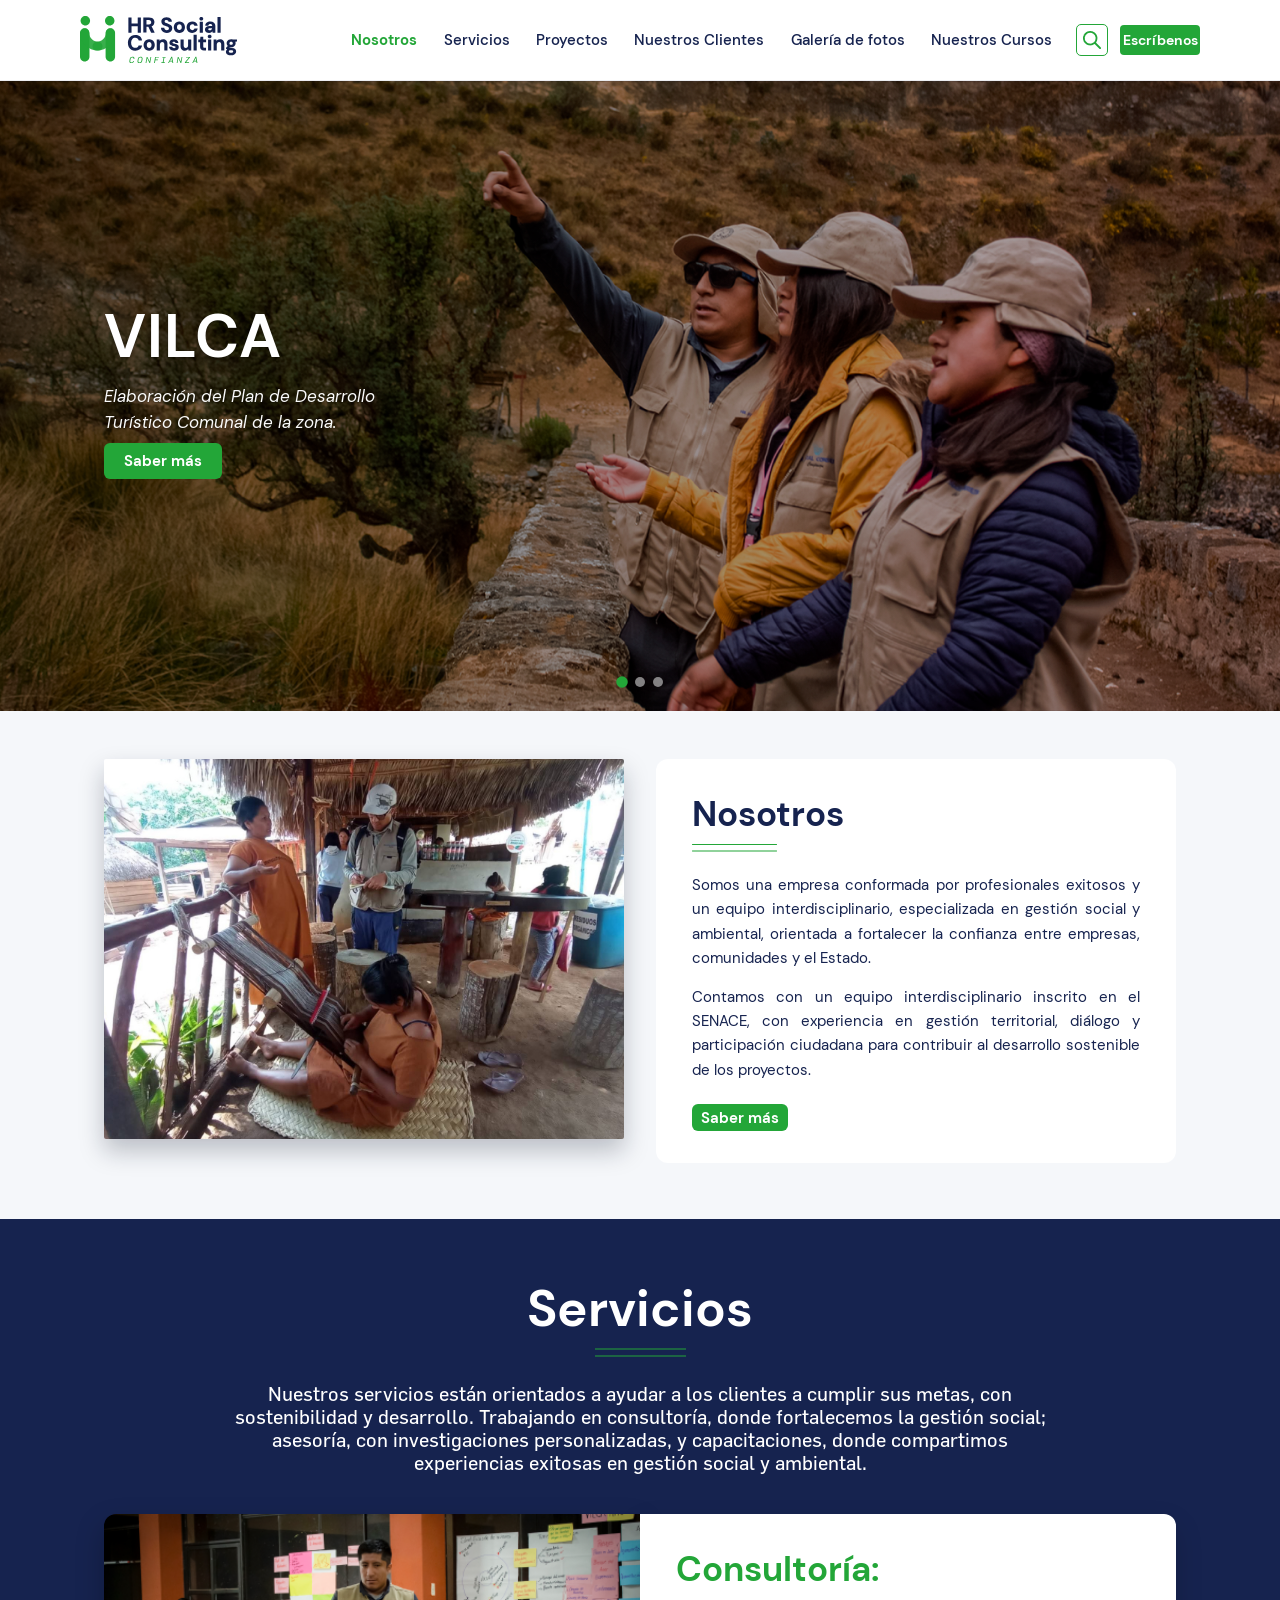
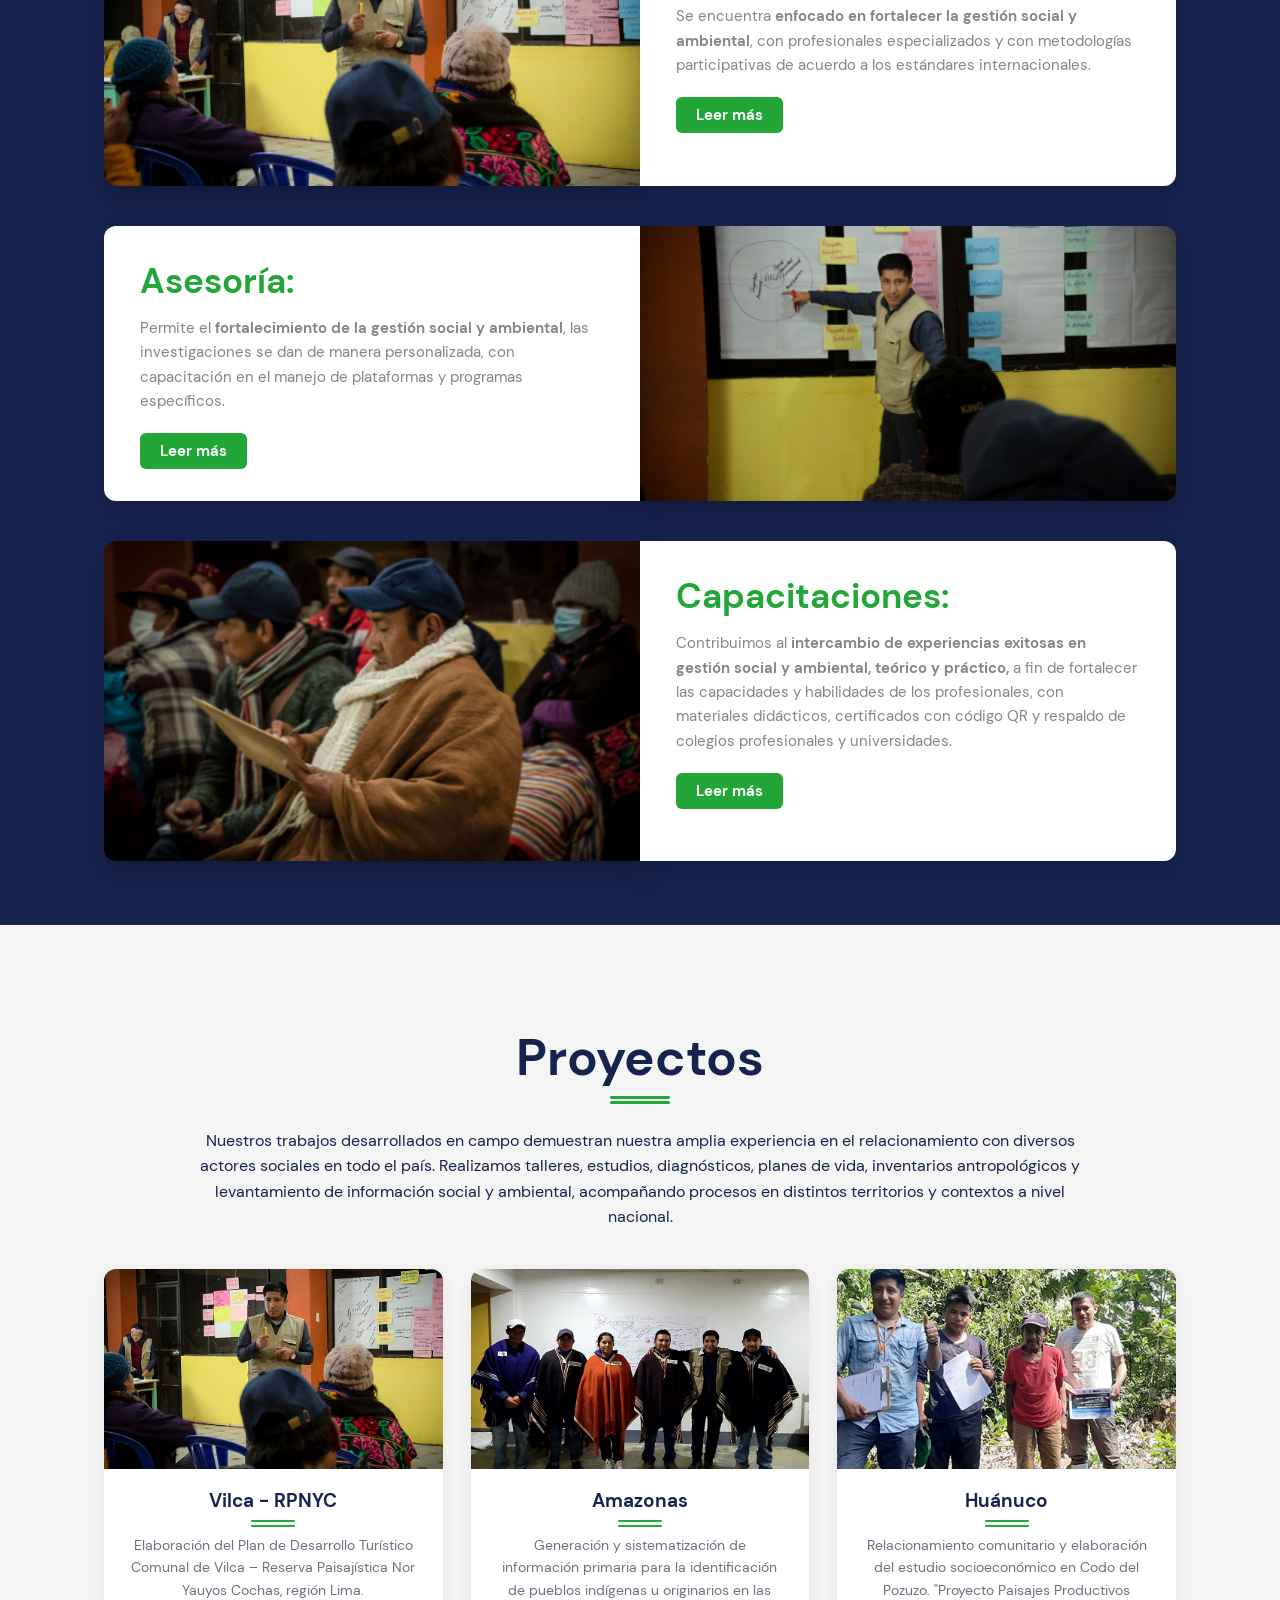
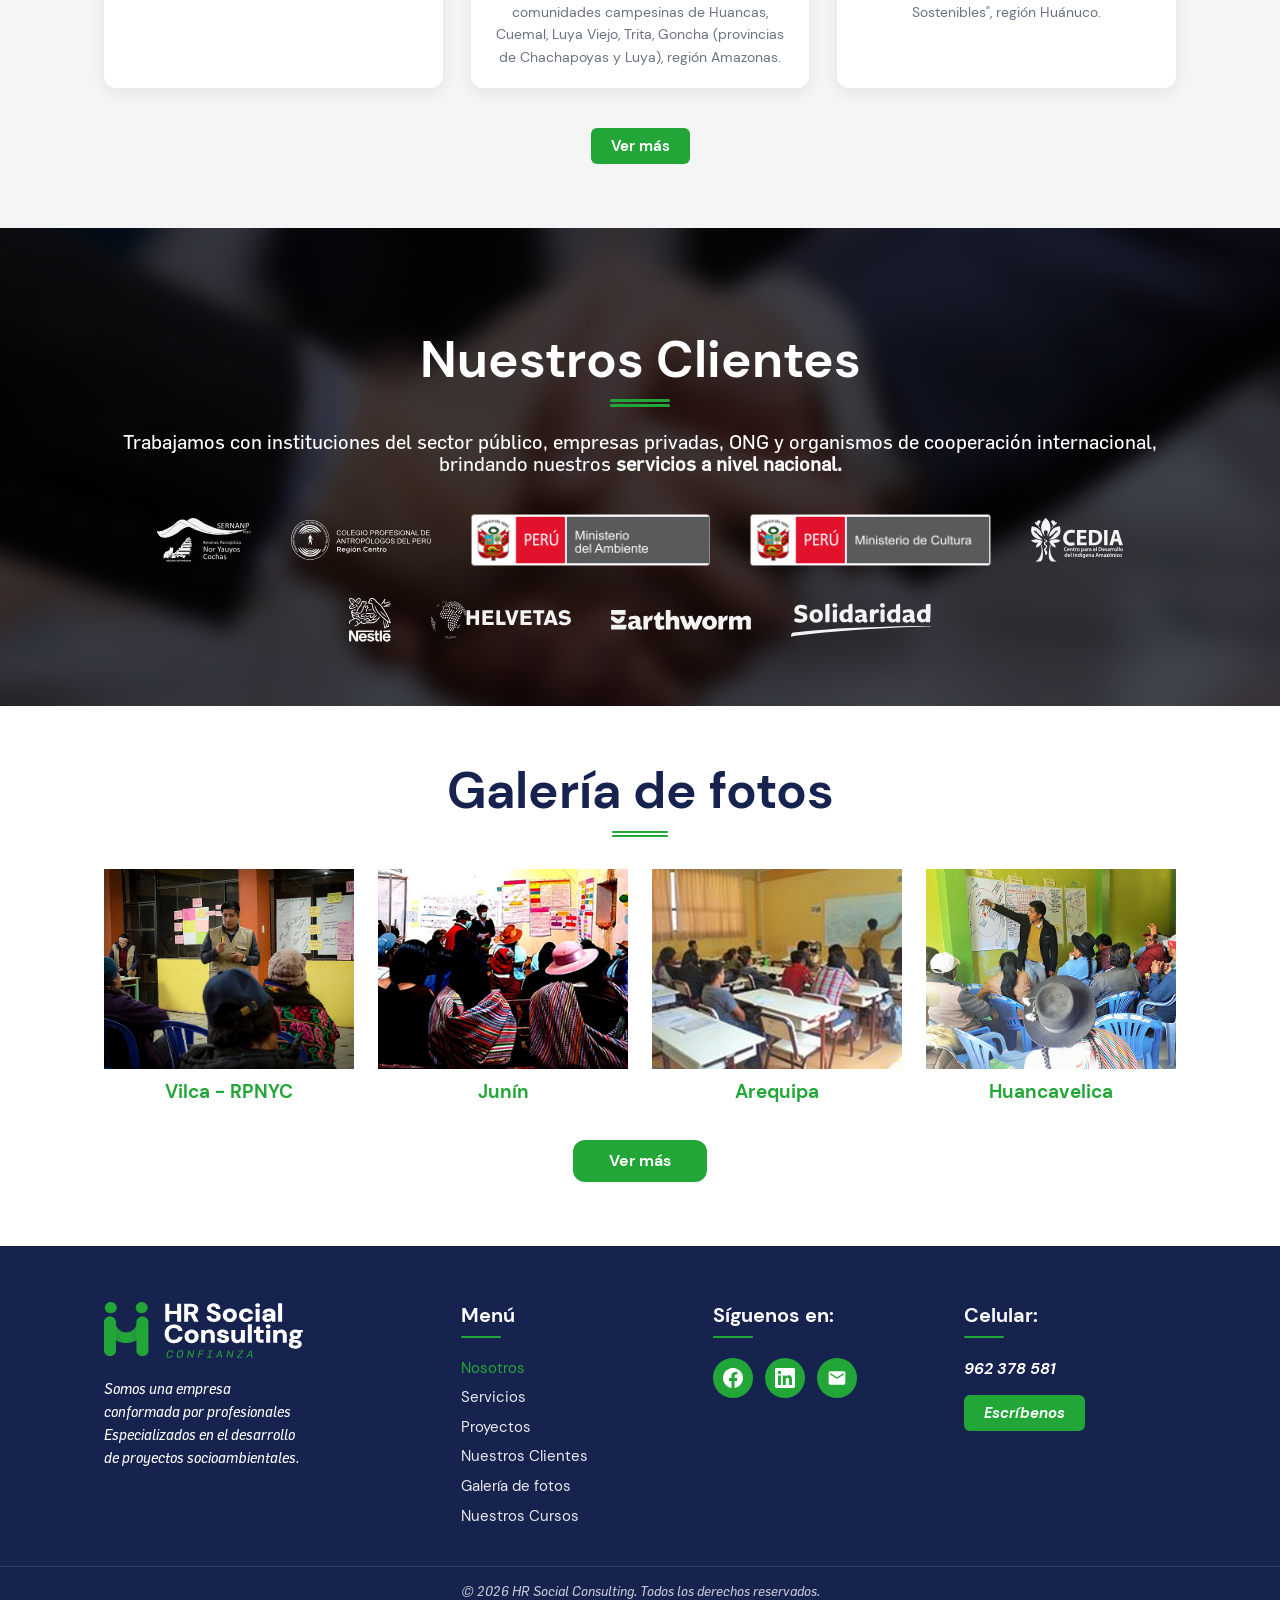
<file: index.html>
<!DOCTYPE html>
<html lang="es">
  <head>
    <meta charset="UTF-8" />
    <meta name="viewport" content="width=device-width, initial-scale=1.0" />
    <title>HR Social Consulting</title>
    <link rel="stylesheet" href="assets/css/style.css" />
  </head>
  <body>
    <div id="site-header-container" data-header-path="partials/header.html"></div>

    <main>
      <!-- HERO SLIDER (3 banners) dt -->
      <section class="hero-slider" id="inicio">
        <div class="hero-slider__track">
          <div class="hero-slide hero-slide--active" data-slide="0" style="background-image: url('assets/img/home/sliders1.png');">
            <div class="hero-slide__overlay"></div>
            <div class="container hero-slide__content">
              <h1 class="hero-slide__title">VILCA</h1>
              <p class="hero-slide__subtitle">Elaboración del Plan de Desarrollo<br> Turístico Comunal de la zona.</p>
              <a href="#proyectos" class="btn-primary btn-primary--hero">Saber más</a>
            </div>
          </div>
          <div class="hero-slide" data-slide="1" style="background-image: url('assets/img/home/sliders2.png');">
            <div class="hero-slide__overlay"></div>
            <div class="container hero-slide__content hero-slide__content--right">
              <h1 class="hero-slide__title">LARAOS</h1>
              <p class="hero-slide__subtitle">Alianzas estratégicas y comprometidas <br> con las comunidades.</p>
              <a href="#proyectos" class="btn-primary btn-primary--hero">Saber más</a>
            </div>
          </div>
          <div class="hero-slide" data-slide="2" style="background-image: url('assets/img/home/sliders3.png');">
            <div class="hero-slide__overlay"></div>
            <div class="container hero-slide__content hero-slide__content--right">
              <h1 class="hero-slide__title">RPNYC</h1>
              <p class="hero-slide__subtitle">Interacción directa con pobladores para <br> conocer la problemática de raíz.</p>
              <a href="#nosotros" class="btn-primary btn-primary--hero">Saber más</a>
            </div>
          </div>
        </div>
        <div class="hero-slider__dots" aria-label="Navegación del slider">
          <button type="button" class="hero-slider__dot hero-slider__dot--active" data-slide="0" aria-label="Slide 1"></button>
          <button type="button" class="hero-slider__dot" data-slide="1" aria-label="Slide 2"></button>
          <button type="button" class="hero-slider__dot" data-slide="2" aria-label="Slide 3"></button>
        </div>
      </section>

      <!-- NOSOTROS -->
      <section class="section section-nosotros" id="nosotros">
        <div class="container nosotros-layout">
          <div class="nosotros-layout__image">
            <img src="assets/img/home/nosotros.jpg" alt="Trabajo en campo de HR Social Consulting" />
          </div>
          <article class="nosotros-card">
            <header class="nosotros-card__heading">
              <h2>Nosotros</h2>
              <div class="nosotros-card__divider" aria-hidden="true">
                <img
                  class="nosotros-card__divider-line"
                  src="assets/img/Linea.svg"
                  width="91"
                  height="4"
                  alt=""
                />
                <img
                  class="nosotros-card__divider-line"
                  src="assets/img/Linea.svg"
                  width="91"
                  height="4"
                  alt=""
                />
              </div>
            </header>
            <p>
              Somos una empresa conformada por profesionales exitosos y un equipo
              interdisciplinario, especializada en gestión social y ambiental,
              orientada a fortalecer la confianza entre empresas, comunidades y el
              Estado.
            </p>
            <p>
              Contamos con un equipo interdisciplinario inscrito en el SENACE, con experiencia
              en gestión territorial, diálogo y participación ciudadana para contribuir al
              desarrollo sostenible de los proyectos.
            </p>
            <a href="nosotros" class="btn-primary">Saber más</a>
          </article>
        </div>
      </section>

      <!-- SERVICIOS -->
      <section class="section section-servicios" id="servicios">
        <div class="container">
          <header class="section-servicios__heading">
            <h2 class="section-servicios__title">Servicios</h2>
            <div class="section-servicios__divider" aria-hidden="true">
              <img
                class="section-servicios__divider-line"
                src="assets/img/Linea.svg"
                width="91"
                height="4"
                alt=""
              />
              <img
                class="section-servicios__divider-line"
                src="assets/img/Linea.svg"
                width="91"
                height="4"
                alt=""
              />
            </div>
          </header>
          <p class="section-servicios__intro">
            Nuestros servicios están orientados a ayudar a los clientes a cumplir sus metas, con sostenibilidad y desarrollo. Trabajando en consultoría, donde fortalecemos la gestión social; asesoría, con investigaciones personalizadas, y capacitaciones, donde compartimos experiencias exitosas en gestión social y ambiental.
          </p>

          <div class="servicio-block">
            <div class="servicio-block__image">
              <img src="assets/img/home/consultoria.png" alt="Consultoría - HR Social Consulting" />
            </div>
            <article class="servicio-card">
              <h3 class="servicio-card__title">Consultoría:</h3>
              <p>
                Se encuentra <strong>enfocado en fortalecer la gestión social y ambiental</strong>, con profesionales especializados y con metodologías participativas de acuerdo a los estándares internacionales.
              </p>
              <a href="servicios#consultoria" class="btn-primary btn-primary--servicio">Leer más</a>
            </article>
          </div>

          <div class="servicio-block servicio-block--reverse">
            <div class="servicio-block__image">
              <img src="assets/img/home/asesoria.png" alt="Asesoría - HR Social Consulting" />
            </div>
            <article class="servicio-card">
              <h3 class="servicio-card__title">Asesoría:</h3>
              <p>
                Permite el <strong>fortalecimiento de la gestión social y ambiental</strong>, las investigaciones se dan de manera personalizada, con capacitación en el manejo de plataformas y programas específicos.
              </p>
              <a href="servicios#asesoria" class="btn-primary btn-primary--servicio">Leer más</a>
            </article>
          </div>

          <div class="servicio-block">
            <div class="servicio-block__image">
              <img src="assets/img/home/capacitaciones.png" alt="Capacitaciones - HR Social Consulting" />
            </div>
            <article class="servicio-card">
              <h3 class="servicio-card__title">Capacitaciones:</h3>
              <p>
                Contribuimos al <strong>intercambio de experiencias exitosas en gestión social y ambiental, teórico y práctico,</strong>                 a fin de fortalecer las capacidades y habilidades de los profesionales, con materiales didácticos, certificados con código QR y respaldo de colegios profesionales y universidades.
              </p>
              <a href="servicios#capacitaciones" class="btn-primary btn-primary--servicio">Leer más</a>
            </article>
          </div>
        </div>
      </section>

      <!-- PROYECTOS -->
      <section class="section section-proyectos" id="proyectos">
        <div class="container">
          <h2 class="section-proyectos__title">Proyectos</h2>
          <div class="section-proyectos__divider"></div>
          <div class="section-proyectos__divider"></div>
          <p class="section-proyectos__intro">
            Nuestros trabajos desarrollados en campo demuestran nuestra amplia experiencia en el relacionamiento con diversos actores sociales en todo el país. Realizamos talleres, estudios, diagnósticos, planes de vida, inventarios antropológicos y levantamiento de información social y ambiental, acompañando procesos en distintos territorios y contextos a nivel nacional.
          </p>
          <div class="proyectos-grid">
            <article class="proyecto-card">
              <div class="proyecto-card__image">
                <img src="assets/img/home/vilca.png" alt="Proyecto Vilca - RPNYC" />
              </div>
              <div class="proyecto-card__body">
                <h3 class="proyecto-card__title">Vilca - RPNYC</h3>
                <p>
                  Elaboración del Plan de Desarrollo Turístico Comunal de Vilca – Reserva Paisajística Nor Yauyos Cochas, región Lima.
                </p>
              </div>
            </article>
            <article class="proyecto-card">
              <div class="proyecto-card__image">
                <img src="assets/img/home/amazonas.png" alt="Proyecto Amazonas" />
              </div>
              <div class="proyecto-card__body">
                <h3 class="proyecto-card__title">Amazonas</h3>
                <p>
                  Generación y sistematización de información primaria para la identificación de pueblos indígenas u originarios en las comunidades campesinas de Huancas, Cuemal, Luya Viejo, Trita, Goncha (provincias de Chachapoyas y Luya), región Amazonas.
                </p>
              </div>
            </article>
            <article class="proyecto-card">
              <div class="proyecto-card__image">
                <img src="assets/img/home/Huanuco.png" alt="Proyecto Huánuco" />
              </div>
              <div class="proyecto-card__body">
                <h3 class="proyecto-card__title">Huánuco</h3>
                <p>
                  Relacionamiento comunitario y elaboración del estudio socioeconómico en Codo del Pozuzo. "Proyecto Paisajes Productivos Sostenibles", región Huánuco.
                </p>
              </div>
            </article>
          </div>
          <div class="section-proyectos__cta">
            <a href="proyecto" class="btn-primary">Ver más</a>
          </div>
        </div>
      </section>

      <!-- NUESTROS CLIENTES -->
      <section class="section section-clientes" id="clientes">
        <div class="section-clientes__bg" aria-hidden="true"></div>
        <div class="section-clientes__overlay"></div>
        <div class="container section-clientes__inner">
          <h2 class="section-clientes__title">Nuestros Clientes</h2>
          <div class="section-clientes__divider"></div>
          <div class="section-clientes__divider"></div>
          <p class="section-clientes__intro">
            Trabajamos con instituciones del sector público, empresas privadas, ONG y organismos de cooperación internacional, brindando nuestros <strong>servicios a nivel nacional.</strong>
          </p>
          <div class="clientes-logos">
            <div class="clientes-logos__row">
              <img src="assets/img/home/clientes/Sernanp.svg" alt="SERNANP" />
              <img src="assets/img/home/clientes/colegio.svg" alt="Colegio Profesional de Antropólogos del Perú" />
              <img class="clientes-logos__img--color" src="assets/img/home/clientes/ambiente.svg" alt="Ministerio del Ambiente" />
              <img class="clientes-logos__img--color" src="assets/img/home/clientes/ministerio.svg" alt="Ministerio de Cultura" />
              <img src="assets/img/home/clientes/cedia.svg" alt="CEDIA" />
            </div>
            <div class="clientes-logos__row">
              <img src="assets/img/home/clientes/Nestle.svg" alt="Nestlé" />
              <img src="assets/img/home/clientes/Helvetas.svg" alt="Helvetas" />
              <img src="assets/img/home/clientes/Eart.svg" alt="Earthworm" />
              <img src="assets/img/home/clientes/Solidaridad.svg" alt="Solidaridad" />
            </div>
          </div>
        </div>
      </section>

      <!-- GALERÍA DE FOTOS -->
      <section class="section section-galeria" id="galeria">
        <div class="container">
          <header class="section-galeria__header">
            <h2 class="section-galeria__title">Galería de fotos</h2>
            <div class="section-galeria__divider" aria-hidden="true"></div>
            <div class="section-galeria__divider" aria-hidden="true"></div>
          </header>
          <div class="galeria-fotos">
            <figure class="galeria-fotos__item">
              <img src="assets/img/home/galeria/vilca.png" alt="Vilca - RPNYC" />
              <figcaption class="galeria-fotos__caption">Vilca - RPNYC</figcaption>
            </figure>
            <figure class="galeria-fotos__item">
              <img src="assets/img/home/galeria/junin.png" alt="Junín" />
              <figcaption class="galeria-fotos__caption">Junín</figcaption>
            </figure>
            <figure class="galeria-fotos__item">
              <img src="assets/img/home/galeria/arequipa.png" alt="Arequipa" />
              <figcaption class="galeria-fotos__caption">Arequipa</figcaption>
            </figure>
            <figure class="galeria-fotos__item">
              <img src="assets/img/home/galeria/huancavelica.png" alt="Huancavelica" />
              <figcaption class="galeria-fotos__caption">Huancavelica</figcaption>
            </figure>
          </div>
          <div class="section-galeria__cta">
            <a href="galeria" class="btn-primary btn-primary--galeria">Ver más</a>
          </div>
        </div>
      </section>
    </main>

    <div id="site-footer-container" data-footer-path="partials/footer.html"></div>

    <script src="assets/js/main.js"></script>
    <script src="assets/js/include-header.js"></script>
    <script src="assets/js/include-footer.js"></script>
  </body>
  </html>
</file>
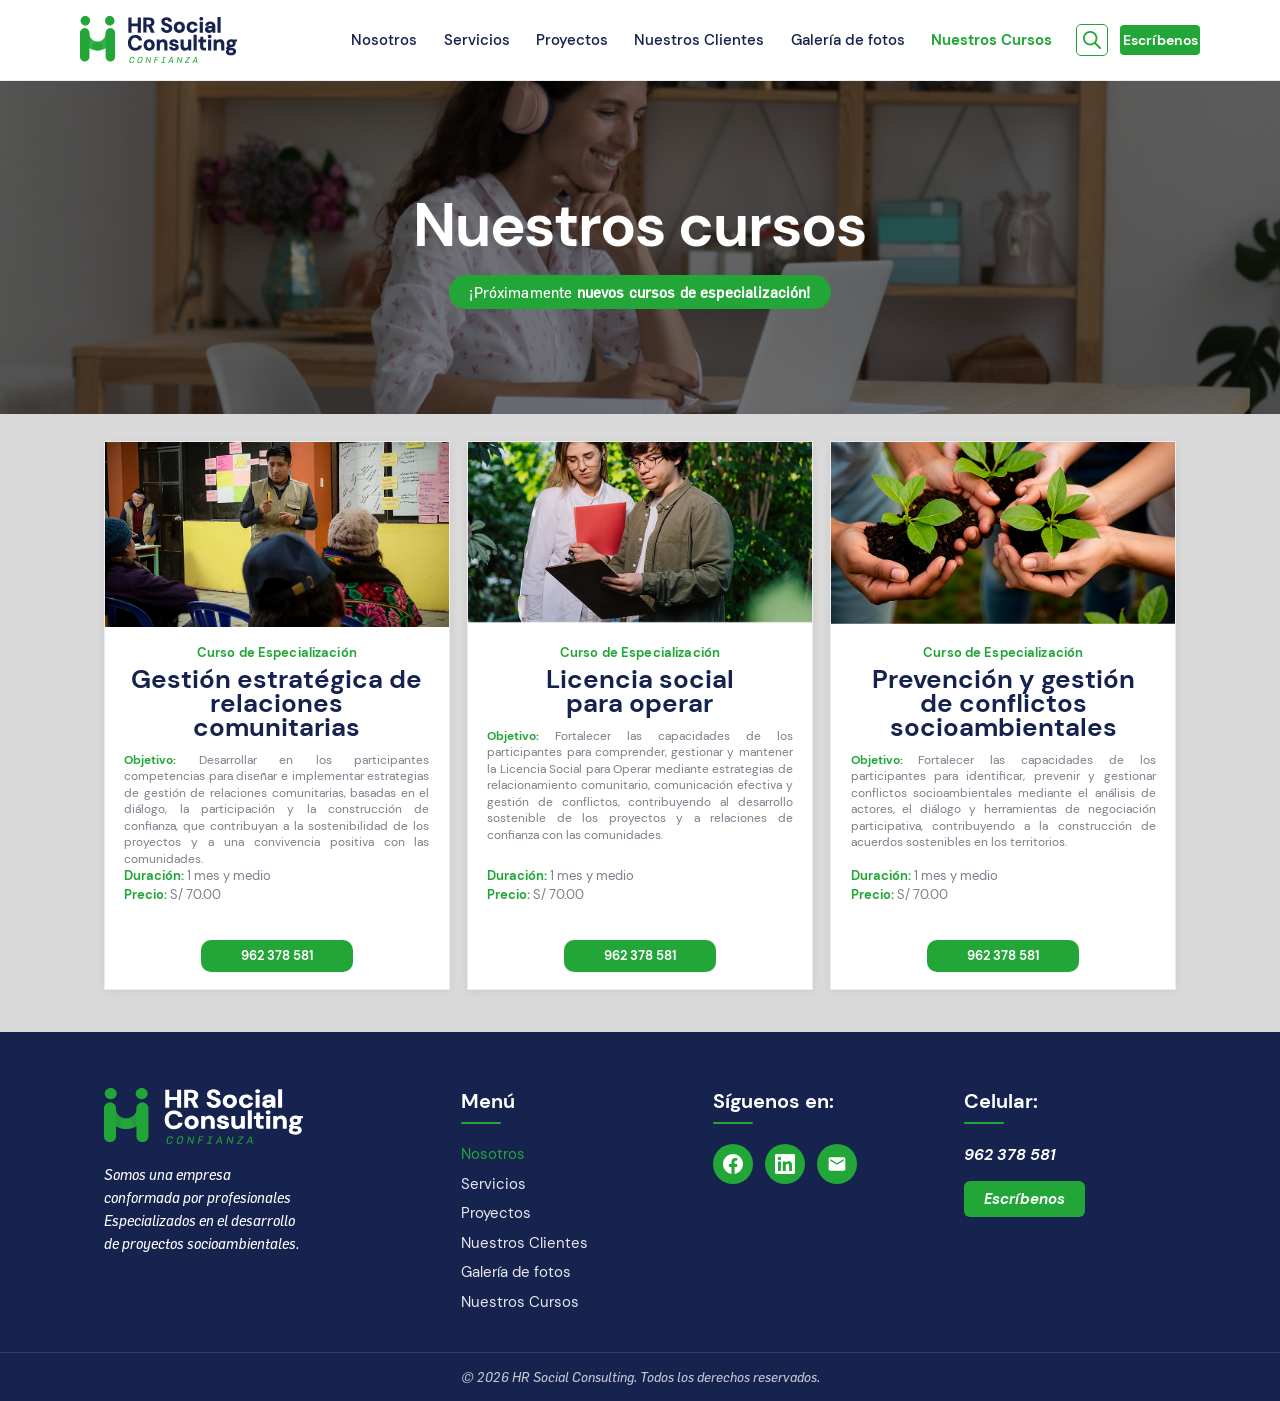
<file: curso.html>
<!DOCTYPE html>
<html lang="es">
  <head>
    <meta charset="UTF-8" />
    <meta name="viewport" content="width=device-width, initial-scale=1.0" />
    <title>Cursos - HR Social Consulting</title>
    <link rel="stylesheet" href="assets/css/style.css" />
    <style>
      .section-cursos-cards {
        background: #d9d9d9;
        padding: 1.7rem 0 2.6rem;
      }

      .cursos-grid {
        display: grid;
        grid-template-columns: repeat(3, minmax(0, 1fr));
        gap: 1.1rem;
        align-items: stretch;
      }

      .curso-card {
        position: relative;
        display: flex;
        flex-direction: column;
        height: 100%;
        min-height: 100%;
        background: #ffffff;
        border: 1px solid rgba(22, 35, 79, 0.08);
        box-shadow: 0 2px 8px rgba(0, 0, 0, 0.06);
        overflow: hidden;
      }

      .curso-card__facebook-link {
        position: absolute;
        inset: 0;
        z-index: 1;
      }

      .curso-card__facebook-link:focus-visible {
        outline: 2px solid #23a638;
        outline-offset: 2px;
      }

      .curso-card__media {
        position: relative;
        display: grid;
        grid-template-columns: minmax(0, 1fr);
        grid-template-rows: 185px;
      /*   border-bottom: 2px solid #23a638;*/
        overflow: hidden;
      }

      .curso-card__media img {
        grid-area: 1 / 1;
        width: 100%;
        height: 100%;
        min-height: 0;
        object-fit: cover;
      }

      .curso-card__overlay {
        grid-area: 1 / 1;
        z-index: 1;
        min-height: 0;
        min-width: 0;
        background: rgba(35, 166, 56, 0.72);
        display: flex;
        align-items: center;
        justify-content: center;
        opacity: 0;
        transition: opacity 0.25s ease;
      }

      .curso-card__icon {
        width: 46px;
        height: 46px;
        border: 2px solid rgba(255, 255, 255, 0.92);
        border-radius: 8px;
        display: inline-flex;
        align-items: center;
        justify-content: center;
        color: #fff;
        font-weight: 800;
        font-size: 1.35rem;
        line-height: 1;
        transform: translateY(4px);
        transition: transform 0.25s ease;
      }

      .curso-card:hover .curso-card__overlay {
        opacity: 1;
      }

      .curso-card:hover .curso-card__icon {
        transform: translateY(0);
      }

      .curso-card__body {
        display: flex;
        flex-direction: column;
        flex: 1;
        min-height: 0;
        padding: 1.05rem 1.2rem 1.2rem;
        text-align: left;
      }

      .curso-card__head {
        text-align: left;
        margin-bottom: 0.75rem;
      }

      .curso-card__kicker {
        margin: 0;
        text-align: center;
        color: #23a638;
        font-size: 0.8125rem;
        font-weight: 700;
        letter-spacing: 0.01em;
      }

      .curso-card__title {
        margin: 0.42rem 0 0;
        font-family: var(--font-sans);
        font-weight: 700;
        font-size: 1.6rem;
        line-height: 1.5rem;
        /* letter-spacing: 0; */
        text-align: center;
        color: #16234f;
        text-wrap: balance;
      }

      .curso-card__objective {
        margin: 0;
        color: #7b7f8a;
        font-size: 0.75rem;
        line-height: 1.38;
        text-align: justify;
      }

      .curso-card__objective strong {
        color: #23a638;
        font-weight: 700;
      }

      .curso-card__meta {
        margin: auto 0 0;
        text-align: left;
        font-size: 0.8125rem;
        line-height: 1.45;
        color: #7b7f8a;
      }

      .curso-card__meta strong {
        color: #23a638;
        font-weight: 700;
      }

      .curso-card__cta-wrap {
        position: relative;
        z-index: 2;
        margin-top: 0;
        padding-top: 1rem;
        padding-bottom: 1.1rem;
        text-align: center;
      }

      .curso-card__cta {
        display: inline-block;
        min-width: 9.5rem;
        background: #23a638;
        color: #fff !important;
        border-radius: 10px;
        font-size: 0.8125rem;
        font-weight: 700;
        padding: 0.5rem 1.15rem;
        text-decoration: none;
        line-height: 1.2;
      }

      .curso-card__cta:hover,
      .curso-card__cta:focus-visible {
        background: #1d8f30;
        color: #fff !important;
      }

      @media (max-width: 980px) {
        .cursos-grid {
          grid-template-columns: repeat(2, minmax(0, 1fr));
        }
      }

      @media (max-width: 640px) {
        .cursos-grid {
          grid-template-columns: 1fr;
        }

        .section-cursos-cards {
          padding: 1.25rem 0 2rem;
        }

        .curso-card__media {
          grid-template-rows: 205px;
        }

        .curso-card__body {
          padding: 1.05rem 1.1rem 1.15rem;
        }

        .curso-card__head {
          margin-bottom: 0.85rem;
        }

        .curso-card__objective {
          font-size: 0.8125rem;
          line-height: 1.4;
        }

        .curso-card__meta {
          font-size: 0.84rem;
        }
      }

      @media (max-width: 420px) {
        .curso-card__media {
          grid-template-rows: 185px;
        }

        .curso-card__kicker {
          font-size: 0.7rem;
        }

        .curso-card__cta {
          min-width: 100px;
          font-size: 0.72rem;
        }
      }
    </style>
  </head>
  <body>
    <div
      id="site-header-container"
      data-header-path="partials/header.html"
      data-active-href="#curso"
    ></div>

    <main>
      <section class="hero-slider hero-slider--compact hero-slider--cursos" id="cursos">
        <div class="hero-slider__track">
          <div
            class="hero-slide hero-slide--active hero-slide--centered"
            data-slide="0"
            style="background-image: url('assets/img/cursos/baner.png');"
          >
            <div class="hero-slide__overlay hero-slide__overlay--cursos"></div>
            <div class="container hero-slide__content hero-slide__content--centered">
              <h1 class="hero-slide__title hero-slide__title--page">Nuestros cursos</h1>
              <p class="hero-slide__subtitle hero-slide__subtitle--pill hero-slide__subtitle--pill-cursos">
                ¡Próximamente <strong>nuevos cursos de especialización!</strong>
              </p>
            </div>
          </div>
        </div>
      </section>

      <section class="section-cursos-cards" id="cursos-listado">
        <div class="container">
          <div class="cursos-grid">
            <article class="curso-card">
              <div class="curso-card__media"><img src="assets/img/cursos/gestion.png" alt="Gestión estratégica de relaciones comunitarias" /><div class="curso-card__overlay">
                  <span class="curso-card__icon" aria-hidden="true">↪</span>
                </div>
              </div>
              <div class="curso-card__body">
                <div class="curso-card__head">
                  <p class="curso-card__kicker">Curso de Especialización</p>
                  <h2 class="curso-card__title">Gestión estratégica de <br>relaciones comunitarias</h2>
                </div>
                <p class="curso-card__objective">
                  <strong>Objetivo:</strong>
                  Desarrollar en los participantes competencias para diseñar e implementar estrategias de gestión de relaciones comunitarias, basadas en el diálogo, la participación y la construcción de confianza, que contribuyan a la sostenibilidad de los proyectos y a una convivencia positiva con las comunidades.
                </p>
                <p class="curso-card__meta">
                  <strong>Duración:</strong> 1 mes y medio<br />
                  <strong>Precio:</strong> S/ 70.00
                </p>
              </div>
              <div class="curso-card__cta-wrap">
                <a href="https://wa.link/atlbq5" class="curso-card__cta" target="_blank" rel="noopener noreferrer">962 378 581</a>
              </div>
              <a
                href="https://www.facebook.com/relacionistacomunitario21"
                class="curso-card__facebook-link"
                target="_blank"
                rel="noopener noreferrer"
                aria-label="Ver cursos y publicaciones en Facebook"
              ></a>
            </article>

            <article class="curso-card">
              <div class="curso-card__media"><img src="assets/img/cursos/licencia.png" alt="Licencia social para operar" /><div class="curso-card__overlay">
                  <span class="curso-card__icon" aria-hidden="true">↪</span>
                </div>
              </div>
              <div class="curso-card__body">
                <div class="curso-card__head">
                  <p class="curso-card__kicker">Curso de Especialización</p>
                  <h2 class="curso-card__title">Licencia social para operar</h2>
                </div>
                <p class="curso-card__objective">
                  <strong>Objetivo:</strong>
                  Fortalecer las capacidades de los participantes para comprender, gestionar y mantener la Licencia Social para Operar mediante estrategias de relacionamiento comunitario, comunicación efectiva y gestión de conflictos, contribuyendo al desarrollo sostenible de los proyectos y a relaciones de confianza con las comunidades.
                </p>
                <p class="curso-card__meta">
                  <strong>Duración:</strong> 1 mes y medio<br />
                  <strong>Precio:</strong> S/ 70.00
                </p>
              </div>
              <div class="curso-card__cta-wrap">
                <a href="https://wa.link/atlbq5" class="curso-card__cta" target="_blank" rel="noopener noreferrer">962 378 581</a>
              </div>
              <a
                href="https://www.facebook.com/relacionistacomunitario21"
                class="curso-card__facebook-link"
                target="_blank"
                rel="noopener noreferrer"
                aria-label="Ver cursos y publicaciones en Facebook"
              ></a>
            </article>

            <article class="curso-card">
              <div class="curso-card__media"><img src="assets/img/cursos/prevencion.png" alt="Prevención y gestión de conflictos socioambientales" /><div class="curso-card__overlay">
                  <span class="curso-card__icon" aria-hidden="true">↪</span>
                </div>
              </div>
              <div class="curso-card__body">
                <div class="curso-card__head">
                  <p class="curso-card__kicker">Curso de Especialización</p>
                  <h2 class="curso-card__title">Prevención y gestión de conflictos socioambientales</h2>
                </div>
                <p class="curso-card__objective">
                  <strong>Objetivo:</strong>
                  Fortalecer las capacidades de los participantes para identificar, prevenir y gestionar conflictos socioambientales mediante el análisis de actores, el diálogo y herramientas de negociación participativa, contribuyendo a la construcción de acuerdos sostenibles en los territorios.
                </p>
                <p class="curso-card__meta">
                  <strong>Duración:</strong> 1 mes y medio<br />
                  <strong>Precio:</strong> S/ 70.00
                </p>
              </div>
              <div class="curso-card__cta-wrap">
                <a href="https://wa.link/atlbq5" class="curso-card__cta" target="_blank" rel="noopener noreferrer">962 378 581</a>
              </div>
              <a
                href="https://www.facebook.com/relacionistacomunitario21"
                class="curso-card__facebook-link"
                target="_blank"
                rel="noopener noreferrer"
                aria-label="Ver cursos y publicaciones en Facebook"
              ></a>
            </article>
          </div>
        </div>
      </section>
    </main>

    <div id="site-footer-container" data-footer-path="partials/footer.html"></div>

    <script src="assets/js/main.js"></script>
    <script src="assets/js/include-header.js"></script>
    <script src="assets/js/include-footer.js"></script>
  </body>
</html>
</file>
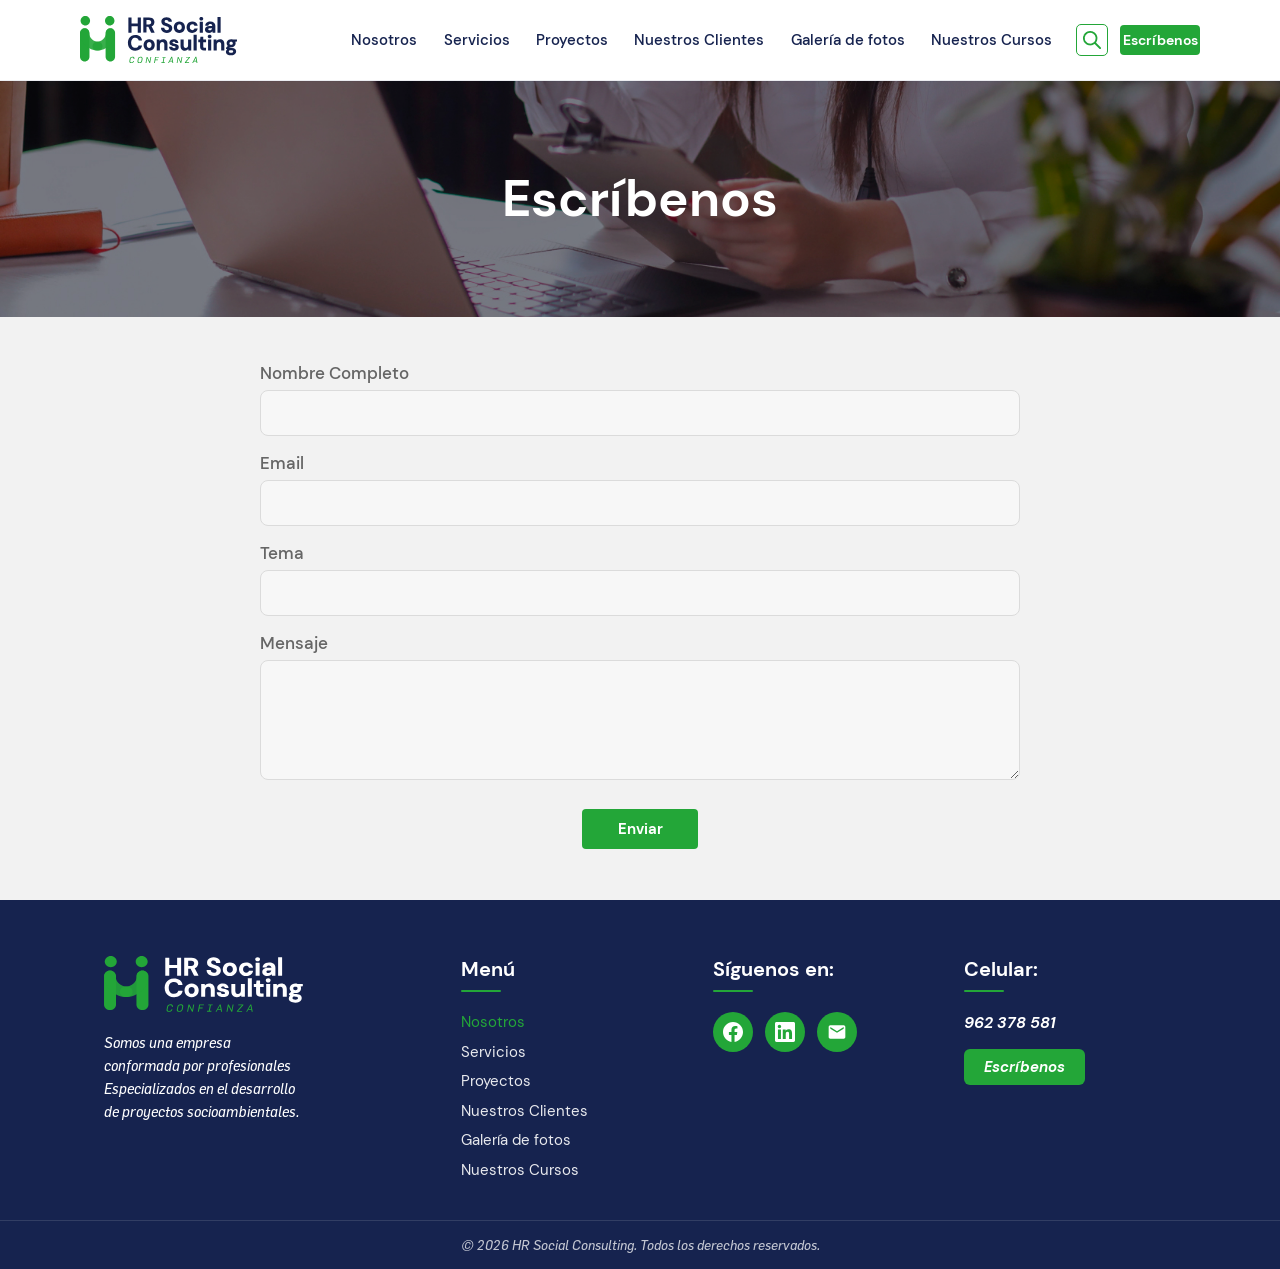
<file: escribenos.html>
<!DOCTYPE html>
<html lang="es">
  <head>
    <meta charset="UTF-8" />
    <meta name="viewport" content="width=device-width, initial-scale=1.0" />
    <title>Escríbenos - HR Social Consulting</title>
    <link rel="stylesheet" href="assets/css/style.css" />
    <style>
      .escribenos-banner {
        position: relative;
        width: 100%;
        text-align: center;
      }

      .escribenos-banner__image {
        width: 100%;
        height: auto;
        display: block;
      }

      .escribenos-banner__overlay {
        position: absolute;
        inset: 0;
        background: rgba(0, 0, 0, 0.35);
      }

      .escribenos-banner__content {
        position: absolute;
        inset: 0;
        z-index: 1;
        display: flex;
        align-items: center;
        justify-content: center;
        padding: 0 1rem;
      }

      .escribenos-banner__title {
        margin: 0;
        color: #fff;
        font-family: var(--font-sans);
        font-size: clamp(1.75rem, 4vw, 3.75rem);
        font-weight: 700;
      }

      .escribenos-form-section {
        background: #f2f2f2;
        padding: 2.8rem 0 3.2rem;
      }

      .escribenos-form {
        max-width: 760px;
        margin: 0 auto;
      }

      .escribenos-form__group {
        margin-bottom: 1rem;
      }

      .escribenos-form__label {
        display: block;
        margin-bottom: 0.38rem;
        color: #666;
        font-size: 1.05rem;
        font-weight: 500;
      }

      .escribenos-form__input,
      .escribenos-form__textarea {
        width: 100%;
        border: 1px solid #dbdbdb;
        border-radius: 8px;
        background: #f7f7f7;
        color: #333;
        font: inherit;
        padding: 0.72rem 0.9rem;
        outline: none;
      }

      .escribenos-form__textarea {
        min-height: 120px;
        resize: vertical;
      }

      .escribenos-form__input:focus,
      .escribenos-form__textarea:focus {
        border-color: #c9c9c9;
      }

      .escribenos-form__actions {
        margin-top: 1.5rem;
        display: flex;
        justify-content: center;
      }

      .escribenos-form__submit {
        border: 0;
        border-radius: 4px;
        background: #23a638;
        color: #fff;
        font-size: 0.95rem;
        font-weight: 700;
        padding: 0.62rem 2.2rem;
        cursor: pointer;
        transition: opacity 0.2s ease;
      }

      .escribenos-form__submit:hover {
        opacity: 0.92;
      }

      .escribenos-form__submit:disabled {
        opacity: 0.65;
        cursor: not-allowed;
      }

      .escribenos-form__status {
        margin-top: 1rem;
        padding: 0.75rem 1rem;
        border-radius: 8px;
        font-size: 0.95rem;
        text-align: center;
      }

      .escribenos-form__status--success {
        background: #e8f6eb;
        color: #1b5e20;
        border: 1px solid #a5d6a7;
      }

      .escribenos-form__status--error {
        background: #ffebee;
        color: #b71c1c;
        border: 1px solid #ef9a9a;
      }

      @media (max-width: 768px) {
        .escribenos-form-section {
          padding: 2.2rem 0 2.4rem;
        }

        .escribenos-form {
          max-width: 100%;
        }
      }

      @media (max-width: 480px) {
        .escribenos-banner__content {
          padding: 0 0.75rem;
        }

        .escribenos-banner__title {
          font-size: clamp(1.35rem, 7vw, 2.25rem);
        }

        .escribenos-form-section {
          padding: 1.8rem 0 2rem;
        }

        .escribenos-form__label {
          font-size: 0.95rem;
        }

        .escribenos-form__input,
        .escribenos-form__textarea {
          padding: 0.62rem 0.8rem;
          border-radius: 6px;
        }

        .escribenos-form__textarea {
          min-height: 110px;
        }

        .escribenos-form__submit {
          width: 100%;
          max-width: 260px;
          padding: 0.65rem 1rem;
        }
      }
    </style>
  </head>
  <body>
    <div
      id="site-header-container"
      data-header-path="partials/header.html"
      data-active-href="#escribenos"
    ></div>

    <main>
      <section class="escribenos-banner" id="escribenos">
        <img
          class="escribenos-banner__image"
          src="assets/img/escribenos/baner.jpg"
          alt="Banner de Escríbenos"
        />
        <div class="escribenos-banner__overlay"></div>
        <div class="escribenos-banner__content">
          <h1 class="escribenos-banner__title">Escríbenos</h1>
        </div>
      </section>

      <section class="escribenos-form-section" id="contacto-formulario">
        <div class="container">
          <form class="escribenos-form" id="escribenos-form" action="#" method="post" novalidate>
            <div class="escribenos-form__group">
              <label class="escribenos-form__label" for="nombre">Nombre Completo</label>
              <input
                class="escribenos-form__input"
                type="text"
                id="nombre"
                name="nombre"
                required
                maxlength="200"
                autocomplete="name"
              />
            </div>

            <div class="escribenos-form__group">
              <label class="escribenos-form__label" for="email">Email</label>
              <input
                class="escribenos-form__input"
                type="email"
                id="email"
                name="email"
                required
                maxlength="320"
                autocomplete="email"
              />
            </div>

            <div class="escribenos-form__group">
              <label class="escribenos-form__label" for="tema">Tema</label>
              <input
                class="escribenos-form__input"
                type="text"
                id="tema"
                name="tema"
                required
                maxlength="300"
              />
            </div>

            <div class="escribenos-form__group">
              <label class="escribenos-form__label" for="mensaje">Mensaje</label>
              <textarea
                class="escribenos-form__textarea"
                id="mensaje"
                name="mensaje"
                required
                maxlength="8000"
              ></textarea>
            </div>

            <div class="escribenos-form__actions">
              <button class="escribenos-form__submit" type="submit">Enviar</button>
            </div>
            <p
              id="escribenos-form-status"
              class="escribenos-form__status"
              role="status"
              aria-live="polite"
              hidden
            ></p>
          </form>
        </div>
      </section>
    </main>

    <div id="site-footer-container" data-footer-path="partials/footer.html"></div>

    <!-- Web3Forms → consultinghrsocial@gmail.com -->
    <script>
      window.HR_WEB3FORMS_ACCESS_KEY = "1da5091d-61de-4252-951b-ae77c2017355";
    </script>
    <script src="assets/js/main.js"></script>
    <script src="assets/js/include-header.js"></script>
    <script src="assets/js/include-footer.js"></script>
    <script src="assets/js/escribenos-form.js"></script>
  </body>
</html>
</file>
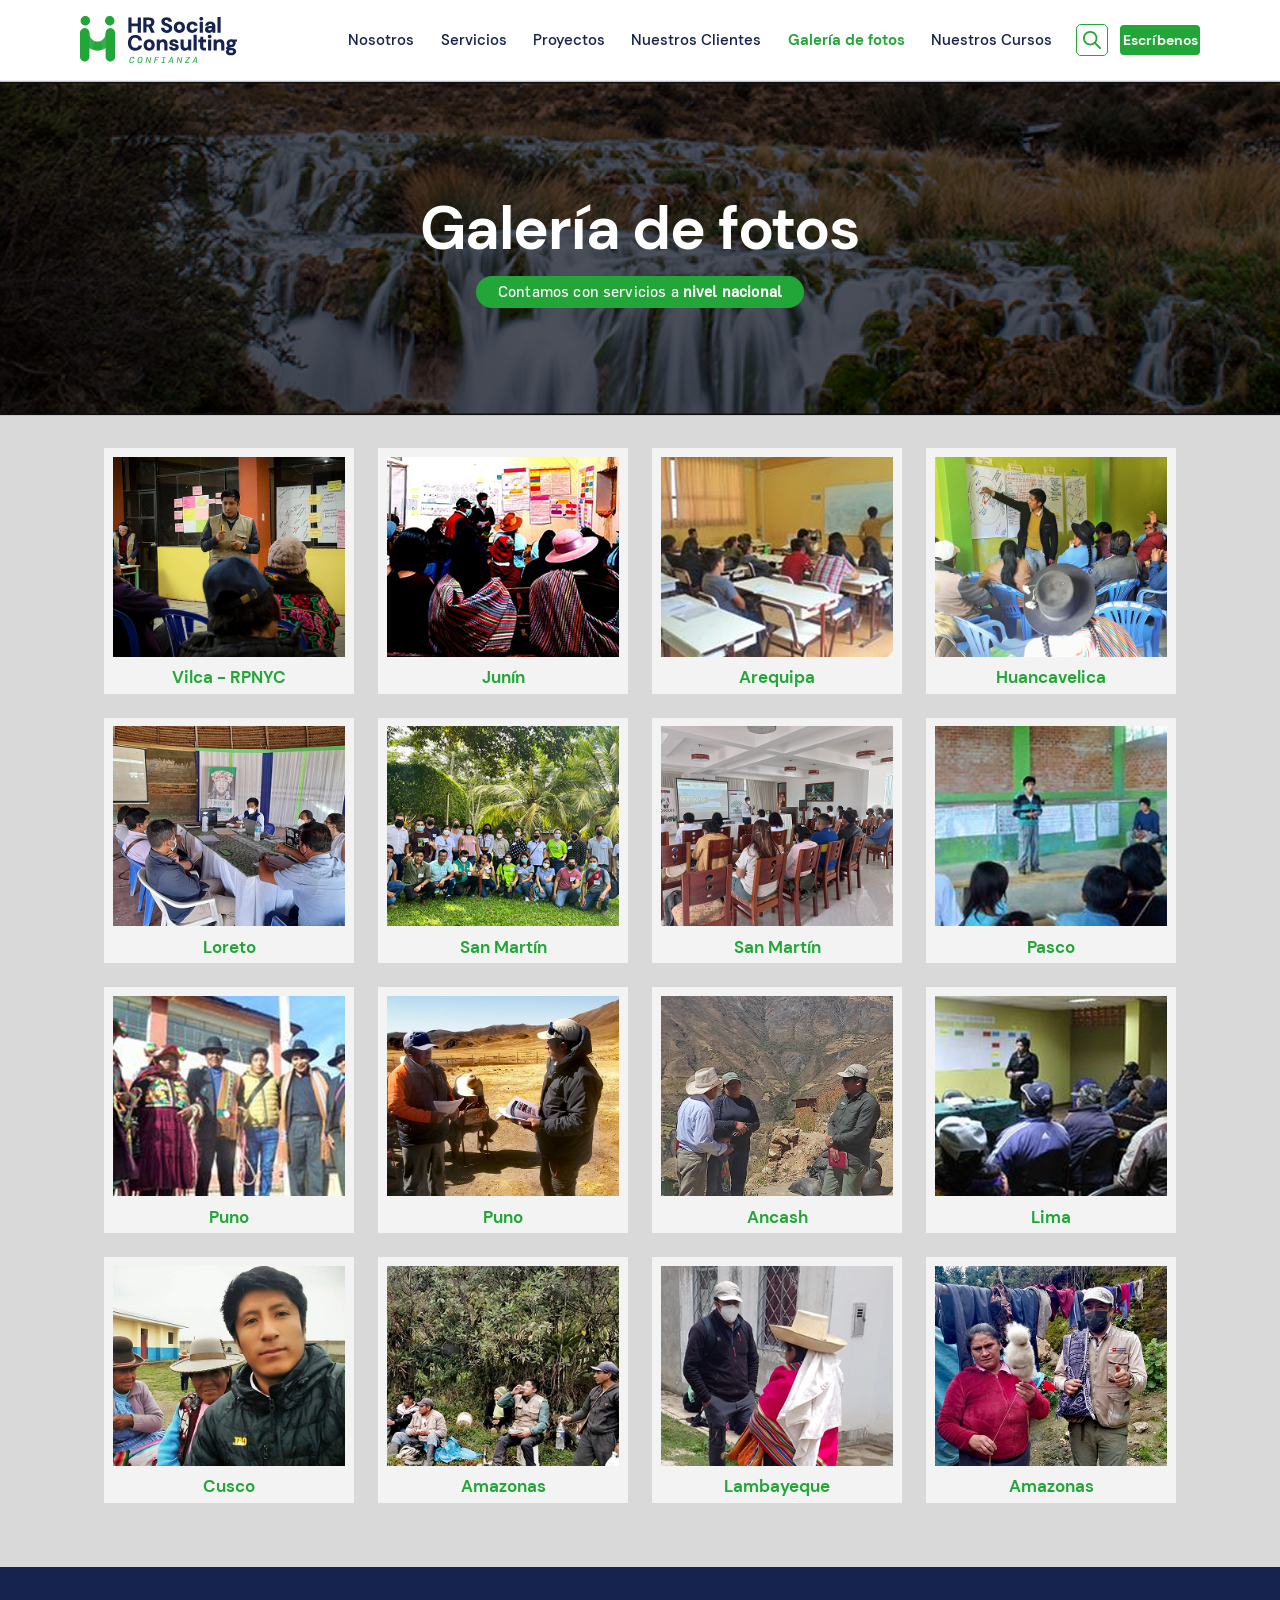
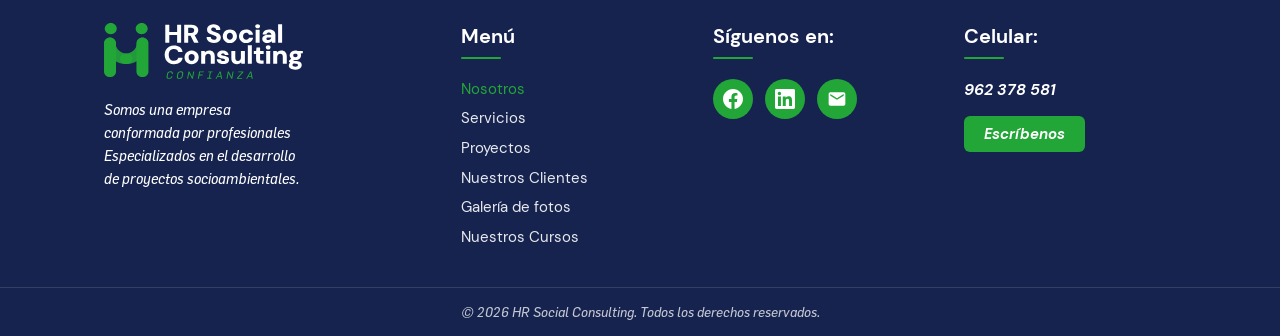
<file: galeria.html>
<!DOCTYPE html>
<html lang="es">
  <head>
    <meta charset="UTF-8" />
    <meta name="viewport" content="width=device-width, initial-scale=1.0" />
    <title>Galería - HR Social Consulting</title>
    <link rel="stylesheet" href="assets/css/style.css" />
  </head>
  <body>
    <div
      id="site-header-container"
      data-header-path="partials/header.html"
      data-active-href="#galeria"
    ></div>

    <main>
      <!-- HERO BANNER (Galería) -->
      <section class="hero-slider hero-slider--compact hero-slider--galeria" id="inicio">
        <div class="hero-slider__track">
          <div
            class="hero-slide hero-slide--active hero-slide--centered"
            data-slide="0"
            style="background-image: url('assets/img/galeria/banner.png');"
          >
            <div class="hero-slide__overlay hero-slide__overlay--galeria"></div>
            <div class="container hero-slide__content hero-slide__content--centered">
              <h1 class="hero-slide__title hero-slide__title--page">Galería de fotos</h1>
              <p class="hero-slide__subtitle hero-slide__subtitle--pill">
                Contamos con servicios a <strong> nivel nacional</strong>
              </p>
            </div>
          </div>
        </div>
      </section>

      <!-- GALERÍA DE FOTOS -->
      <section class="section-galeria section-galeria--page" id="galeria">
        <div class="container">
          <div class="galeria-fotos galeria-fotos--page">
            <figure class="galeria-fotos__item">
              <img src="assets/img/galeria/vilca.png" alt="Vilca - RPNYC" />
              <figcaption class="galeria-fotos__caption">Vilca - RPNYC</figcaption>
            </figure>
            <figure class="galeria-fotos__item">
              <img src="assets/img/galeria/junin.png" alt="Junín" />
              <figcaption class="galeria-fotos__caption">Junín</figcaption>
            </figure>
            <figure class="galeria-fotos__item">
              <img src="assets/img/galeria/arequipa.png" alt="Arequipa" />
              <figcaption class="galeria-fotos__caption">Arequipa</figcaption>
            </figure>
            <figure class="galeria-fotos__item">
              <img src="assets/img/galeria/Huancavelica.png" alt="Huancavelica" />
              <figcaption class="galeria-fotos__caption">Huancavelica</figcaption>
            </figure>

            <figure class="galeria-fotos__item">
              <img src="assets/img/galeria/Loreto.png" alt="Loreto" />
              <figcaption class="galeria-fotos__caption">Loreto</figcaption>
            </figure>
            <figure class="galeria-fotos__item">
              <img src="assets/img/galeria/san_martin_1.png" alt="San Martín" />
              <figcaption class="galeria-fotos__caption">San Martín</figcaption>
            </figure>
            <figure class="galeria-fotos__item">
              <img src="assets/img/galeria/san_martin_2.png" alt="San Martín" />
              <figcaption class="galeria-fotos__caption">San Martín</figcaption>
            </figure>
            <figure class="galeria-fotos__item">
              <img src="assets/img/galeria/pasco.png" alt="Pasco" />
              <figcaption class="galeria-fotos__caption">Pasco</figcaption>
            </figure>

            <figure class="galeria-fotos__item">
              <img src="assets/img/galeria/puno1.png" alt="Puno" />
              <figcaption class="galeria-fotos__caption">Puno</figcaption>
            </figure>
            <figure class="galeria-fotos__item">
              <img src="assets/img/galeria/puno2.png" alt="Puno" />
              <figcaption class="galeria-fotos__caption">Puno</figcaption>
            </figure>
            <figure class="galeria-fotos__item">
              <img src="assets/img/galeria/ancash.png" alt="Ancash" />
              <figcaption class="galeria-fotos__caption">Ancash</figcaption>
            </figure>
            <figure class="galeria-fotos__item">
              <img src="assets/img/galeria/lima.png" alt="Lima" />
              <figcaption class="galeria-fotos__caption">Lima</figcaption>
            </figure>

            <figure class="galeria-fotos__item">
              <img src="assets/img/galeria/cuzco.png" alt="Cusco" />
              <figcaption class="galeria-fotos__caption">Cusco</figcaption>
            </figure>
            <figure class="galeria-fotos__item">
              <img src="assets/img/galeria/amazonas.png" alt="Amazonas" />
              <figcaption class="galeria-fotos__caption">Amazonas</figcaption>
            </figure>
            <figure class="galeria-fotos__item">
              <img src="assets/img/galeria/lambayeque.png" alt="Lambayeque" />
              <figcaption class="galeria-fotos__caption">Lambayeque</figcaption>
            </figure>
            <figure class="galeria-fotos__item">
              <img src="assets/img/galeria/amazonas2.png" alt="Amazonas" />
              <figcaption class="galeria-fotos__caption">Amazonas</figcaption>
            </figure>
          </div>
        </div>
      </section>
    </main>

    <div id="site-footer-container" data-footer-path="partials/footer.html"></div>

    <script src="assets/js/main.js"></script>
    <script src="assets/js/include-header.js"></script>
    <script src="assets/js/include-footer.js"></script>
  </body>
</html>
</file>
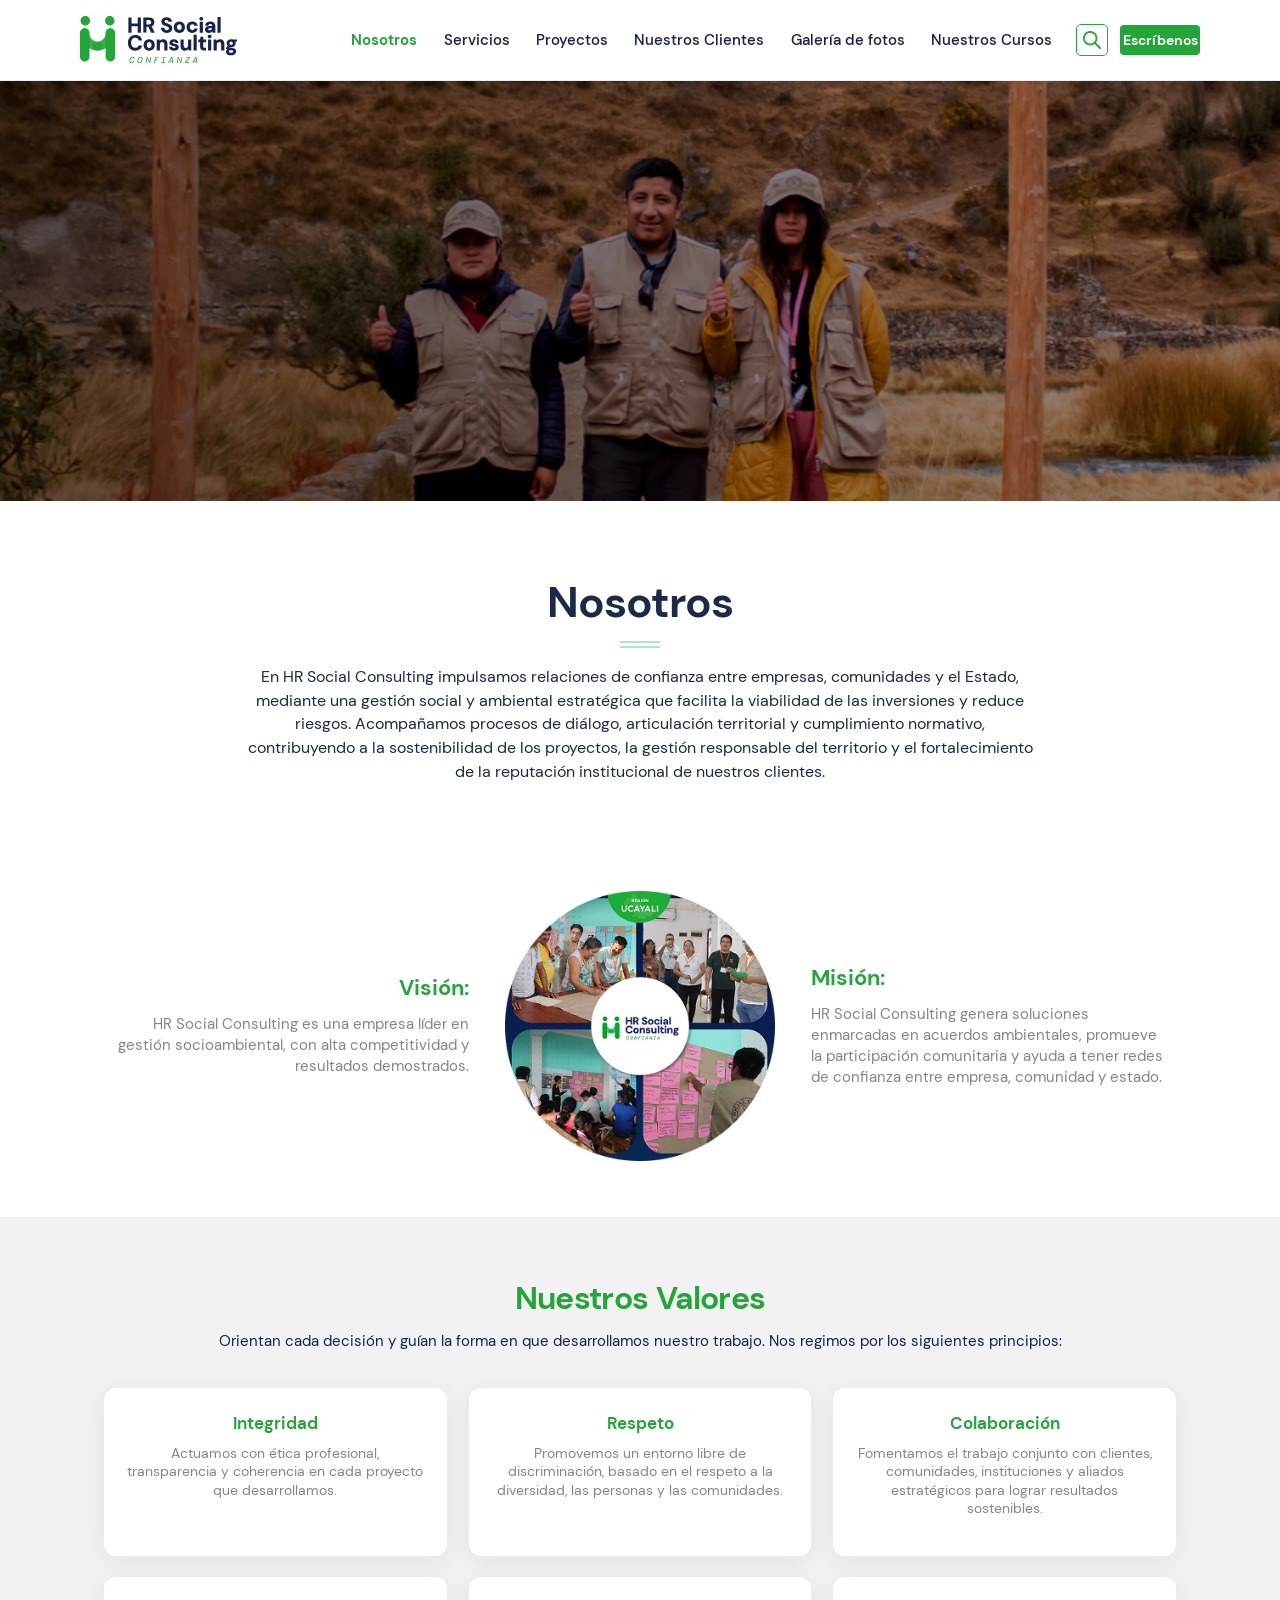
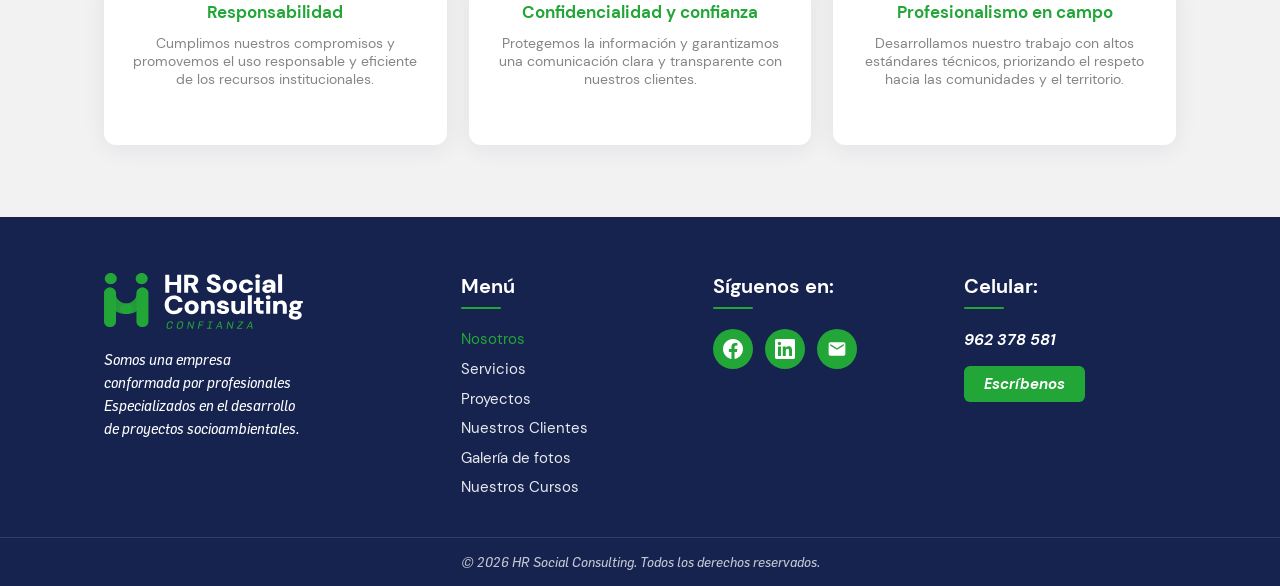
<file: nosotros.html>
<!DOCTYPE html>
<html lang="es">
  <head>
    <meta charset="UTF-8" />
    <meta name="viewport" content="width=device-width, initial-scale=1.0" />
    <title>Nosotros - HR Social Consulting</title>
    <link rel="stylesheet" href="assets/css/style.css" />
  </head>
  <body>
    <div
      id="site-header-container"
      data-header-path="partials/header.html"
      data-active-href="#nosotros"
    ></div>

    <main>
      <!-- HERO BANNER (Nosotros) -->
      <section class="hero-slider hero-slider--compact hero-slider--nosotros" id="inicio">
        <div class="hero-slider__track">
          <div
            class="hero-slide hero-slide--active"
            data-slide="0"
            style="background-image: url('assets/img/nosotros/Slider.jpg');"
          >
            <div class="hero-slide__overlay"></div>
          </div>
        </div>
      </section>

      <!-- NOSOTROS (Intro centrada) -->
      <section class="section section-intro-nosotros" id="nosotros">
        <div class="container intro-nosotros">
          <div class="intro-nosotros__title-wrap">
            <h1 class="intro-nosotros__title">Nosotros</h1>
            <div class="intro-nosotros__underline" aria-hidden="true"></div>
          </div>
          <div class="intro-nosotros__body">
            <p class="intro-nosotros__text">
              En HR Social Consulting impulsamos relaciones de confianza entre empresas, comunidades y el
              Estado, mediante una gestión social y ambiental estratégica que facilita la viabilidad de las
              inversiones y reduce riesgos. Acompañamos procesos de diálogo, articulación territorial y
              cumplimiento normativo, contribuyendo a la sostenibilidad de los proyectos, la gestión responsable
              del territorio y el fortalecimiento de la reputación institucional de nuestros clientes.
            </p>
          </div>
        </div>
      </section>

      <!-- VISIÓN / MISIÓN -->
      <section class="section section-vision-mision" id="vision-mision">
        <div class="container vision-mision">
          <div class="vision-mision__col">
            <h3 class="vision-mision__heading">Visión:</h3>
            <p class="vision-mision__text">
              HR Social Consulting es una empresa líder en gestión socioambiental, con alta competitividad y
              resultados demostrados.
            </p>
          </div>

          <div class="vision-mision__center">
            <img
              src="assets/img/nosotros/Circulo.png"
              alt="HR Social Consulting"
              class="vision-mision__circle"
            />
          </div>

          <div class="vision-mision__col">
            <h3 class="vision-mision__heading">Misión:</h3>
            <p class="vision-mision__text">
              HR Social Consulting genera soluciones enmarcadas en acuerdos ambientales, promueve la
              participación comunitaria y ayuda a tener redes de confianza entre empresa, comunidad y
              estado.
            </p>
          </div>
        </div>
      </section>

      <!-- NUESTROS VALORES -->
      <section class="section section-valores" id="valores">
        <div class="container valores">
          <h2 class="valores__title">Nuestros Valores</h2>
          <p class="valores__subtitle">
            Orientan cada decisión y guían la forma en que desarrollamos nuestro trabajo. Nos
            regimos por los siguientes principios:
          </p>

          <div class="valores-grid" role="list">
            <article class="valor-card" role="listitem">
              <h3 class="valor-card__title">Integridad</h3>
              <p class="valor-card__text">
                Actuamos con ética profesional, transparencia y coherencia en cada proyecto que
                desarrollamos.
              </p>
            </article>

            <article class="valor-card" role="listitem">
              <h3 class="valor-card__title">Respeto</h3>
              <p class="valor-card__text">
                Promovemos un entorno libre de discriminación, basado en el respeto a la
                diversidad, las personas y las comunidades.
              </p>
            </article>

            <article class="valor-card" role="listitem">
              <h3 class="valor-card__title">Colaboración</h3>
              <p class="valor-card__text">
                Fomentamos el trabajo conjunto con clientes, comunidades, instituciones y aliados
                estratégicos para lograr resultados sostenibles.
              </p>
            </article>

            <article class="valor-card" role="listitem">
              <h3 class="valor-card__title">Responsabilidad</h3>
              <p class="valor-card__text">
                Cumplimos nuestros compromisos y promovemos el uso responsable y eficiente de los
                recursos institucionales.
              </p>
            </article>

            <article class="valor-card" role="listitem">
              <h3 class="valor-card__title">Confidencialidad y confianza</h3>
              <p class="valor-card__text">
                Protegemos la información y garantizamos una comunicación clara y transparente con
                nuestros clientes.
              </p>
            </article>

            <article class="valor-card" role="listitem">
              <h3 class="valor-card__title">Profesionalismo en campo</h3>
              <p class="valor-card__text">
                Desarrollamos nuestro trabajo con altos estándares técnicos, priorizando el respeto
                hacia las comunidades y el territorio.
              </p>
            </article>
          </div>
        </div>
      </section>

      <!-- SERVICIOS -->
    
      <!-- PROYECTOS -->
      

      <!-- NUESTROS CLIENTES -->
     
      <!-- GALERÍA DE FOTOS -->

    </main>

    <div id="site-footer-container" data-footer-path="partials/footer.html"></div>

    <script src="assets/js/main.js"></script>
    <script src="assets/js/include-header.js"></script>
    <script src="assets/js/include-footer.js"></script>
  </body>
</html>
</file>
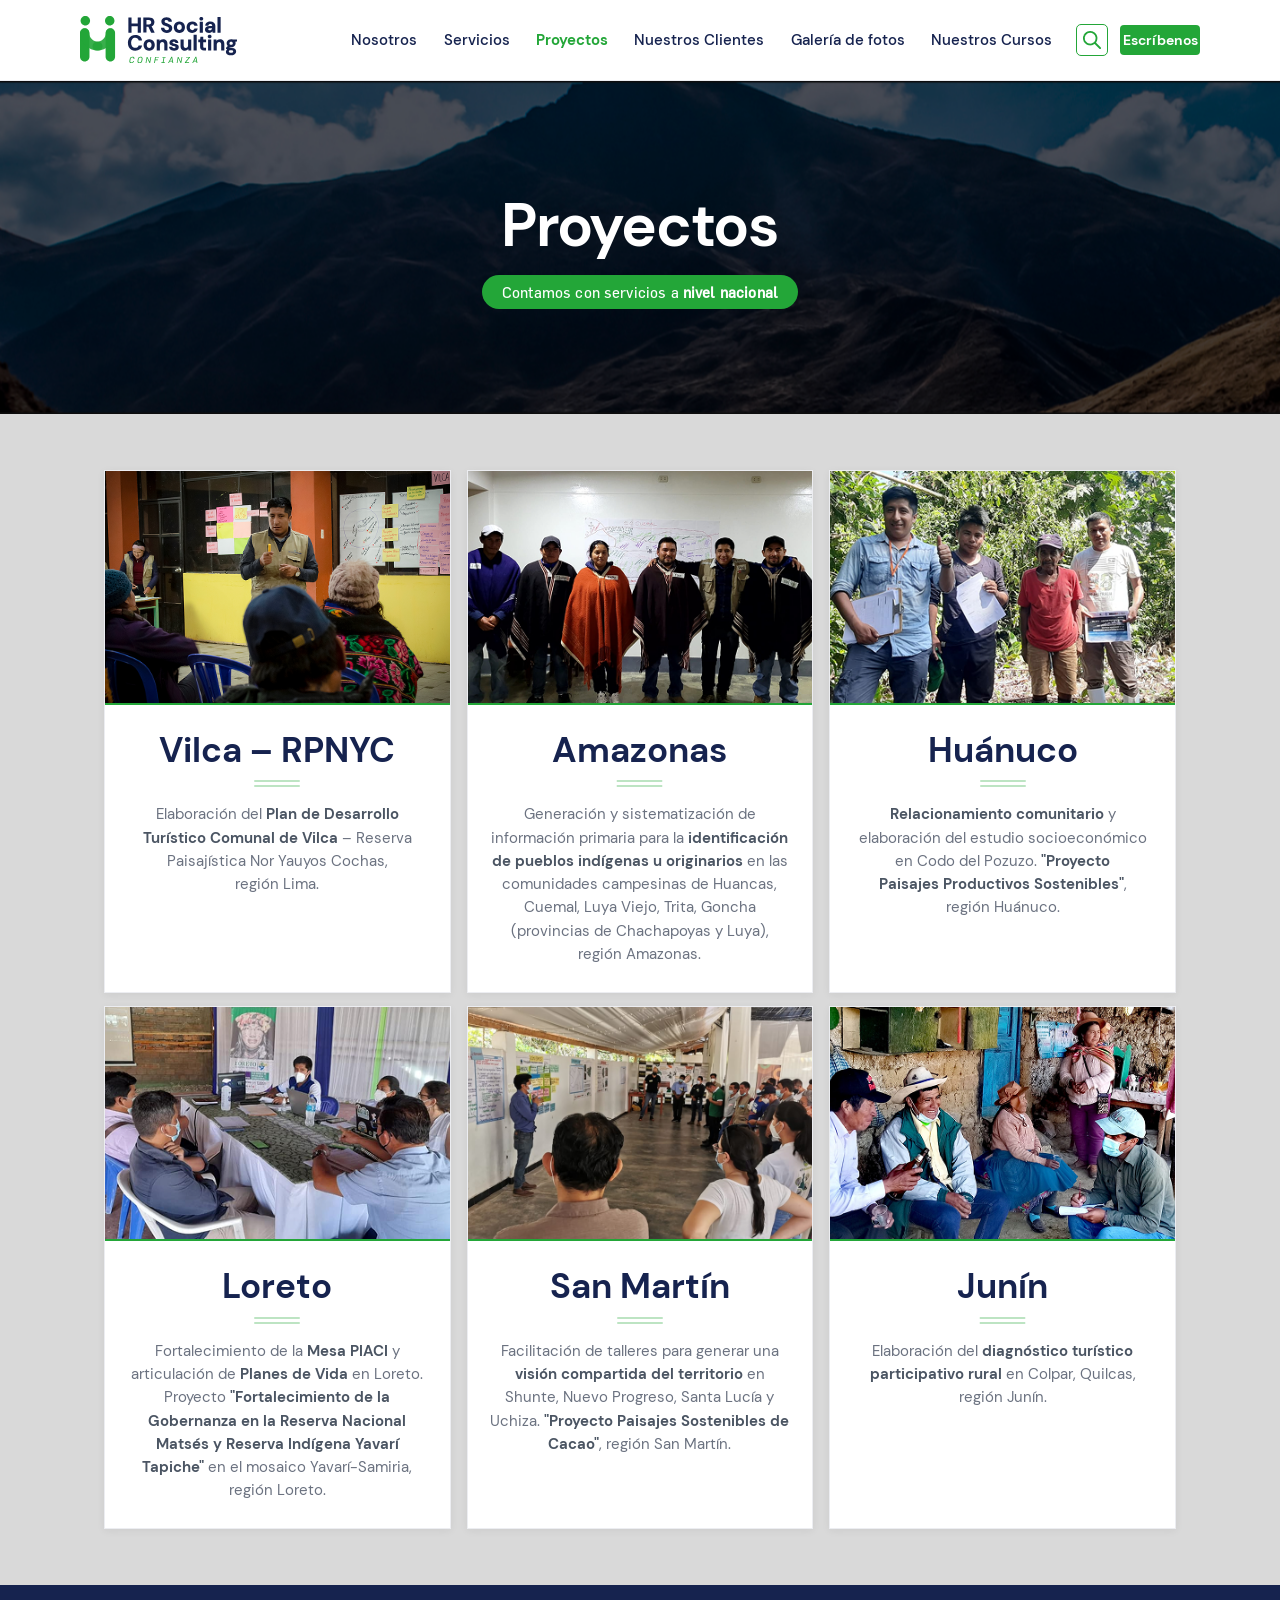
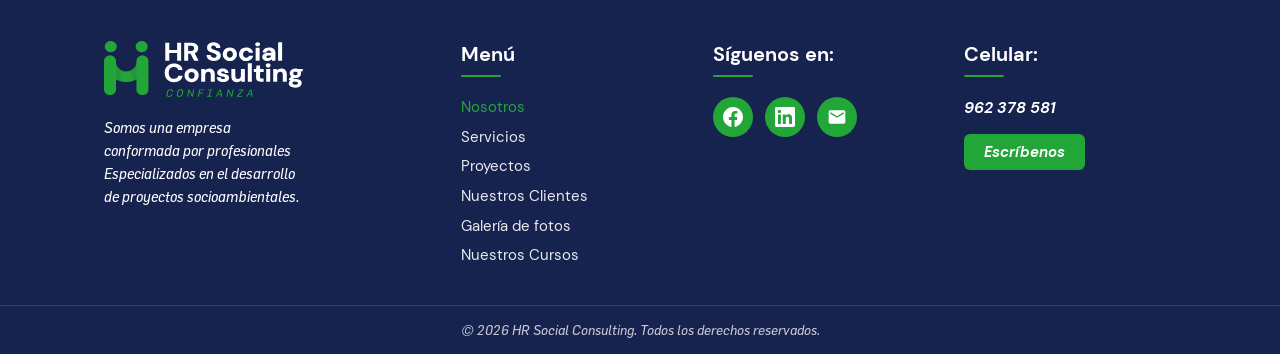
<file: proyecto.html>
<!DOCTYPE html>
<html lang="es">
  <head>
    <meta charset="UTF-8" />
    <meta name="viewport" content="width=device-width, initial-scale=1.0" />
    <title>Proyectos - HR Social Consulting</title>
    <link rel="stylesheet" href="assets/css/style.css" />
  </head>
  <body>
    <div
      id="site-header-container"
      data-header-path="partials/header.html"
      data-active-href="#proyectos"
    ></div>

    <main>
      <!-- HERO BANNER (Proyectos) -->
      <section class="hero-slider hero-slider--compact hero-slider--proyectos" id="inicio">
        <div class="hero-slider__track">
          <div
            class="hero-slide hero-slide--active hero-slide--centered"
            data-slide="0"
            style="background-image: url('assets/img/proyectos/slider.png');"
          >
            <div class="hero-slide__overlay hero-slide__overlay--proyectos"></div>
            <div class="container hero-slide__content hero-slide__content--centered">
              <h1 class="hero-slide__title hero-slide__title--page">Proyectos</h1>
              <p class="hero-slide__subtitle hero-slide__subtitle--pill hero-slide__subtitle--pill-proyectos">
                Contamos con servicios a <strong> nivel nacional</strong>
              </p>
            </div>
          </div>
        </div>
      </section>

      <!-- LISTADO DE PROYECTOS -->
      <section class="section section-proyectos-grid">
        <div class="container">
          <div class="proyectos-cards-grid">
            <article class="proyecto-item">
              <div class="proyecto-item__image">
                <img src="assets/img/proyectos/vilca.png" alt="Proyecto Vilca – RPNYC" />
                <div class="proyecto-item__overlay">
                  <span class="proyecto-item__icon" aria-hidden="true">↪</span>
                </div>
              </div>
              <div class="proyecto-item__body">
                <div class="proyecto-item__heading">
                  <div class="proyecto-item__title-block">
                  <h2 class="proyecto-item__title">Vilca – RPNYC</h2>
                  <div class="proyecto-item__lines" aria-hidden="true">
                    <img class="proyecto-item__line" src="assets/img/Linea.svg" alt="" width="91" height="4" />
                    <img class="proyecto-item__line" src="assets/img/Linea.svg" alt="" width="91" height="4" />
                  </div>
                  </div>
                </div>
                <p class="proyecto-item__text">
                  Elaboración del <strong>Plan de Desarrollo Turístico Comunal de Vilca</strong> –
                  Reserva Paisajística Nor Yauyos Cochas, región Lima.
                </p>
              </div>
              <a
                href="https://www.facebook.com/relacionistacomunitario21"
                class="proyecto-item__facebook-link"
                target="_blank"
                rel="noopener noreferrer"
                aria-label="Ver proyectos en Facebook"
              ></a>
            </article>

            <article class="proyecto-item">
              <div class="proyecto-item__image">
                <img src="assets/img/proyectos/amazonas.png" alt="Proyecto Amazonas" />
                <div class="proyecto-item__overlay">
                  <span class="proyecto-item__icon" aria-hidden="true">↪</span>
                </div>
              </div>
              <div class="proyecto-item__body">
                <div class="proyecto-item__heading">
                  <div class="proyecto-item__title-block">
                  <h2 class="proyecto-item__title">Amazonas</h2>
                  <div class="proyecto-item__lines" aria-hidden="true">
                    <img class="proyecto-item__line" src="assets/img/Linea.svg" alt="" width="91" height="4" />
                    <img class="proyecto-item__line" src="assets/img/Linea.svg" alt="" width="91" height="4" />
                  </div>
                  </div>
                </div>
                <p class="proyecto-item__text">
                  Generación y sistematización de información primaria para la
                  <strong>identificación de pueblos indígenas u originarios</strong> en las
                  comunidades campesinas de Huancas, Cuemal, Luya Viejo, Trita, Goncha
                  (provincias de Chachapoyas y Luya), región Amazonas.
                </p>
              </div>
              <a
                href="https://www.facebook.com/relacionistacomunitario21"
                class="proyecto-item__facebook-link"
                target="_blank"
                rel="noopener noreferrer"
                aria-label="Ver proyectos en Facebook"
              ></a>
            </article>

            <article class="proyecto-item">
              <div class="proyecto-item__image">
                <img src="assets/img/proyectos/Huanuco.png" alt="Proyecto Huánuco" />
                <div class="proyecto-item__overlay">
                  <span class="proyecto-item__icon" aria-hidden="true">↪</span>
                </div>
              </div>
              <div class="proyecto-item__body">
                <div class="proyecto-item__heading">
                  <div class="proyecto-item__title-block">
                  <h2 class="proyecto-item__title">Huánuco</h2>
                  <div class="proyecto-item__lines" aria-hidden="true">
                    <img class="proyecto-item__line" src="assets/img/Linea.svg" alt="" width="91" height="4" />
                    <img class="proyecto-item__line" src="assets/img/Linea.svg" alt="" width="91" height="4" />
                  </div>
                  </div>
                </div>
                <p class="proyecto-item__text">
                  <strong>Relacionamiento comunitario</strong> y elaboración del estudio
                  socioeconómico en Codo del Pozuzo.
                  <strong>"Proyecto Paisajes Productivos Sostenibles"</strong>, región Huánuco.
                </p>
              </div>
              <a
                href="https://www.facebook.com/relacionistacomunitario21"
                class="proyecto-item__facebook-link"
                target="_blank"
                rel="noopener noreferrer"
                aria-label="Ver proyectos en Facebook"
              ></a>
            </article>

            <article class="proyecto-item">
              <div class="proyecto-item__image">
                <img src="assets/img/proyectos/loreto.png" alt="Proyecto Loreto" />
                <div class="proyecto-item__overlay">
                  <span class="proyecto-item__icon" aria-hidden="true">↪</span>
                </div>
              </div>
              <div class="proyecto-item__body">
                <div class="proyecto-item__heading">
                  <div class="proyecto-item__title-block">
                  <h2 class="proyecto-item__title">Loreto</h2>
                  <div class="proyecto-item__lines" aria-hidden="true">
                    <img class="proyecto-item__line" src="assets/img/Linea.svg" alt="" width="91" height="4" />
                    <img class="proyecto-item__line" src="assets/img/Linea.svg" alt="" width="91" height="4" />
                  </div>
                  </div>
                </div>
                <p class="proyecto-item__text">
                  Fortalecimiento de la <strong>Mesa PIACI</strong> y articulación de
                  <strong>Planes de Vida</strong> en Loreto. Proyecto
                  <strong>"Fortalecimiento de la Gobernanza en la Reserva Nacional Matsés y
                  Reserva Indígena Yavarí Tapiche"</strong> en el mosaico Yavarí-Samiria, región
                  Loreto.
                </p>
              </div>
              <a
                href="https://www.facebook.com/relacionistacomunitario21"
                class="proyecto-item__facebook-link"
                target="_blank"
                rel="noopener noreferrer"
                aria-label="Ver proyectos en Facebook"
              ></a>
            </article>

            <article class="proyecto-item">
              <div class="proyecto-item__image">
                <img src="assets/img/proyectos/san_martin.png" alt="Proyecto San Martín" />
                <div class="proyecto-item__overlay">
                  <span class="proyecto-item__icon" aria-hidden="true">↪</span>
                </div>
              </div>
              <div class="proyecto-item__body">
                <div class="proyecto-item__heading">
                  <div class="proyecto-item__title-block">
                  <h2 class="proyecto-item__title">San Martín</h2>
                  <div class="proyecto-item__lines" aria-hidden="true">
                    <img class="proyecto-item__line" src="assets/img/Linea.svg" alt="" width="91" height="4" />
                    <img class="proyecto-item__line" src="assets/img/Linea.svg" alt="" width="91" height="4" />
                  </div>
                  </div>
                </div>
                <p class="proyecto-item__text">
                  Facilitación de talleres para generar una <strong>visión compartida del
                  territorio</strong> en Shunte, Nuevo Progreso, Santa Lucía y Uchiza.
                  <strong>"Proyecto Paisajes Sostenibles de Cacao"</strong>, región San Martín.
                </p>
              </div>
              <a
                href="https://www.facebook.com/relacionistacomunitario21"
                class="proyecto-item__facebook-link"
                target="_blank"
                rel="noopener noreferrer"
                aria-label="Ver proyectos en Facebook"
              ></a>
            </article>

            <article class="proyecto-item">
              <div class="proyecto-item__image">
                <img src="assets/img/proyectos/junin.png" alt="Proyecto Junín" />
                <div class="proyecto-item__overlay">
                  <span class="proyecto-item__icon" aria-hidden="true">↪</span>
                </div>
              </div>
              <div class="proyecto-item__body">
                <div class="proyecto-item__heading">
                  <div class="proyecto-item__title-block">
                  <h2 class="proyecto-item__title">Junín</h2>
                  <div class="proyecto-item__lines" aria-hidden="true">
                    <img class="proyecto-item__line" src="assets/img/Linea.svg" alt="" width="91" height="4" />
                    <img class="proyecto-item__line" src="assets/img/Linea.svg" alt="" width="91" height="4" />
                  </div>
                  </div>
                </div>
                <p class="proyecto-item__text">
                  Elaboración del <strong>diagnóstico turístico participativo rural</strong> en
                  Colpar, Quilcas, región Junín.
                </p>
              </div>
              <a
                href="https://www.facebook.com/relacionistacomunitario21"
                class="proyecto-item__facebook-link"
                target="_blank"
                rel="noopener noreferrer"
                aria-label="Ver proyectos en Facebook"
              ></a>
            </article>
          </div>
        </div>
      </section>
    </main>

    <div id="site-footer-container" data-footer-path="partials/footer.html"></div>

    <script src="assets/js/main.js"></script>
    <script src="assets/js/include-header.js"></script>
    <script src="assets/js/include-footer.js"></script>
  </body>
</html>
</file>
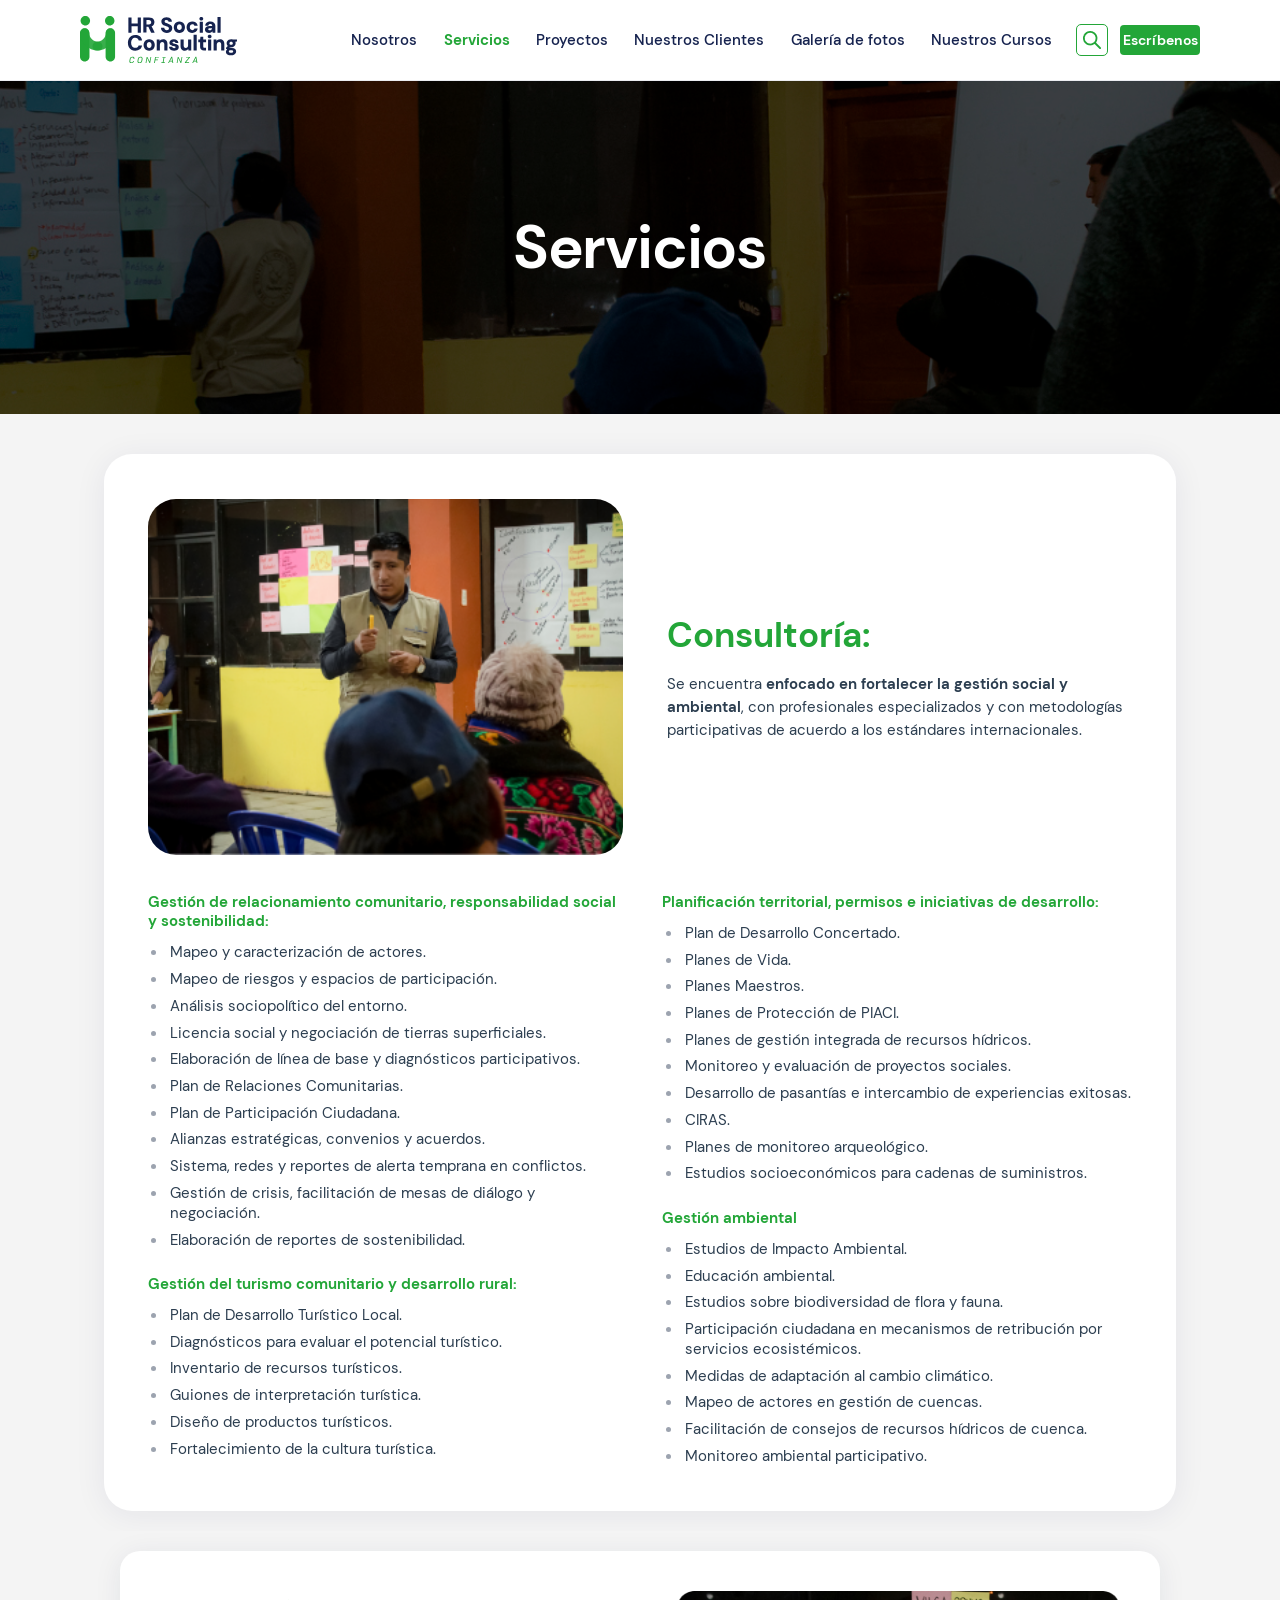
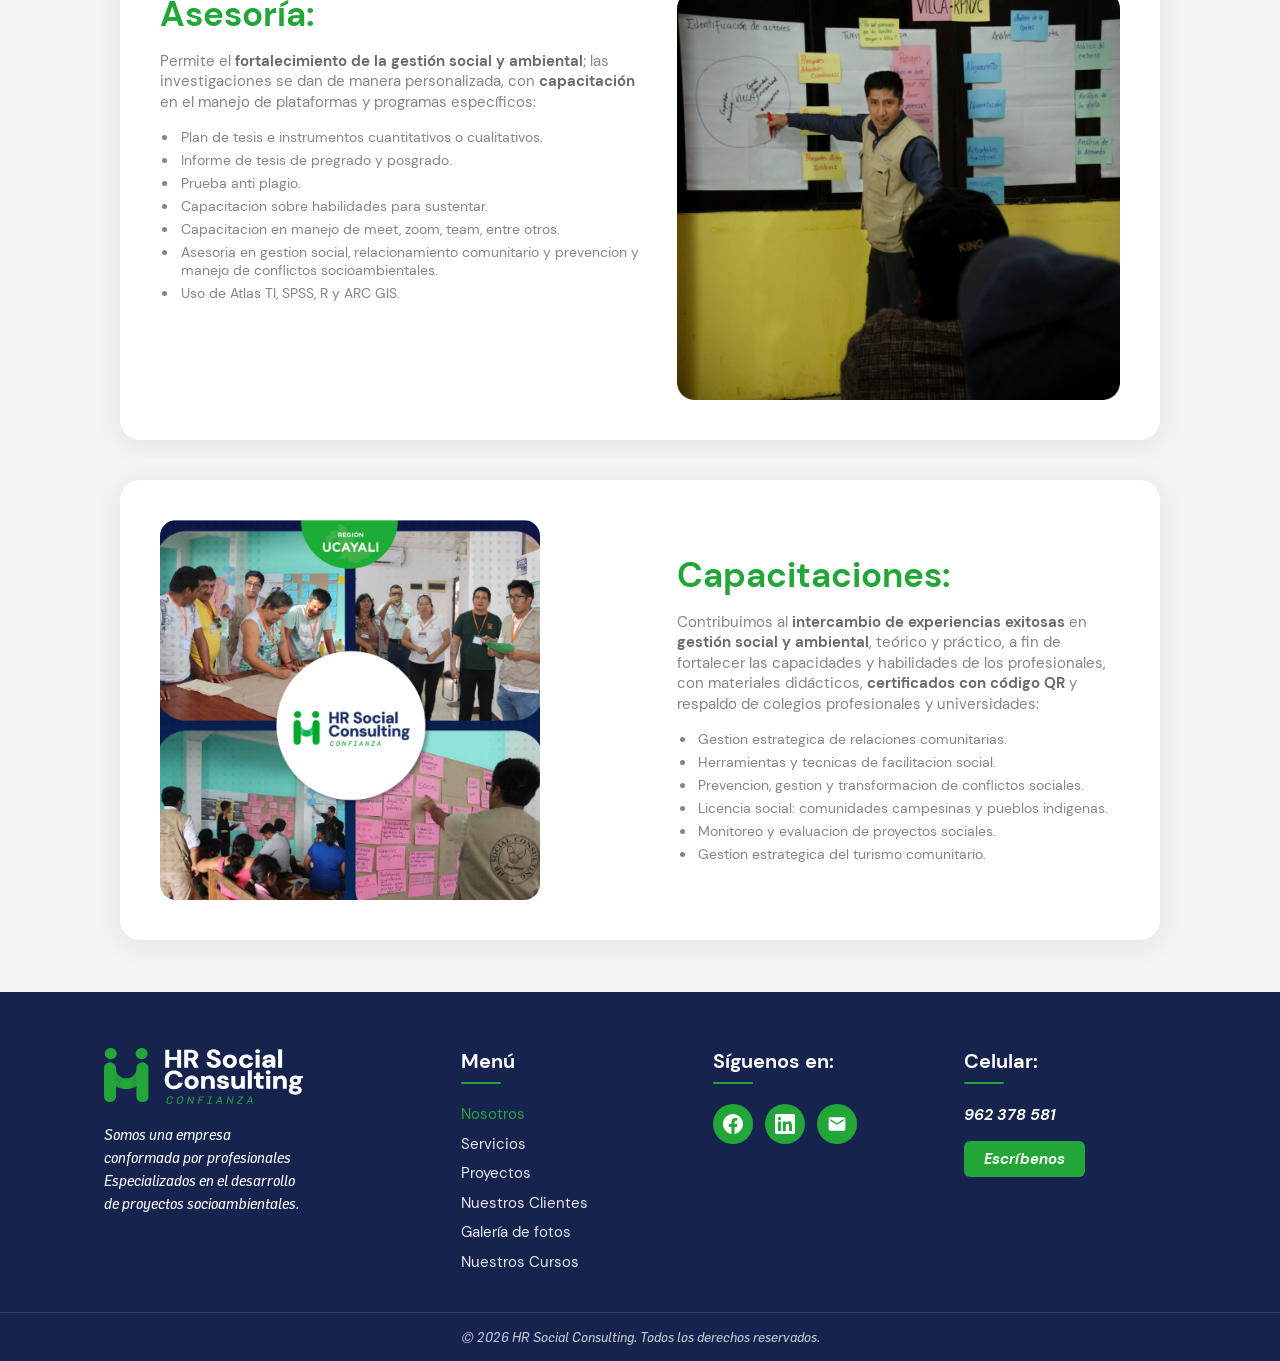
<file: servicios.html>
<!DOCTYPE html>
<html lang="es">
  <head>
    <meta charset="UTF-8" />
    <meta name="viewport" content="width=device-width, initial-scale=1.0" />
    <title>Servicios - HR Social Consulting</title>
    <link rel="stylesheet" href="assets/css/style.css" />
  </head>
  <body>
    <div
      id="site-header-container"
      data-header-path="partials/header.html"
      data-active-href="#servicios"
    ></div>

    <main class="page-servicios">
      <!-- HERO BANNER (Servicios) -->
      <section class="hero-slider hero-slider--compact hero-slider--servicios" id="inicio">
        <div class="hero-slider__track">
          <div
            class="hero-slide hero-slide--active hero-slide--centered"
            data-slide="0"
            style="background-image: url('assets/img/servicios/Slider.png');"
          >
            <div class="hero-slide__overlay hero-slide__overlay--servicios"></div>
            <div class="container hero-slide__content hero-slide__content--centered">
              <h1 class="hero-slide__title hero-slide__title--page">Servicios</h1>
            </div>
          </div>
        </div>
      </section>

      

      <!-- DETALLE DE CONSULTORIA -->
      <section class="section section-consultoria-detalle" id="consultoria">
        <div class="container">
          <article class="consultoria-card">
            <div class="consultoria-card__top">
              <div class="consultoria-card__image">
                <img
                  src="assets/img/servicios/consultoria.png"
                  alt="Consultoría - HR Social Consulting"
                />
              </div>
              <div class="consultoria-card__intro">
                <h2 class="consultoria-card__title">Consultoría:</h2>
                <p class="consultoria-card__intro-text">
                  Se encuentra
                  <strong class="consultoria-card__intro-strong">enfocado en fortalecer la gestión social y ambiental</strong>, con profesionales especializados y con metodologías participativas de acuerdo a los estándares internacionales.
                </p>
              </div>
            </div>

            <div class="consultoria-card__grid">
              <div class="consultoria-card__col consultoria-card__col--left">
                <h3 class="consultoria-card__subheading">
                  Gestión de relacionamiento comunitario, responsabilidad social y sostenibilidad:
                </h3>
                <ul class="consultoria-card__list">
                  <li>Mapeo y caracterización de actores.</li>
                  <li>Mapeo de riesgos y espacios de participación.</li>
                  <li>Análisis sociopolítico del entorno.</li>
                  <li>Licencia social y negociación de tierras superficiales.</li>
                  <li>Elaboración de línea de base y diagnósticos participativos.</li>
                  <li>Plan de Relaciones Comunitarias.</li>
                  <li>Plan de Participación Ciudadana.</li>
                  <li>Alianzas estratégicas, convenios y acuerdos.</li>
                  <li>Sistema, redes y reportes de alerta temprana en conflictos.</li>
                  <li>Gestión de crisis, facilitación de mesas de diálogo y negociación.</li>
                  <li>Elaboración de reportes de sostenibilidad.</li>
                </ul>

                <h3 class="consultoria-card__subheading">
                  Gestión del turismo comunitario y desarrollo rural:
                </h3>
                <ul class="consultoria-card__list">
                  <li>Plan de Desarrollo Turístico Local.</li>
                  <li>Diagnósticos para evaluar el potencial turístico.</li>
                  <li>Inventario de recursos turísticos.</li>
                  <li>Guiones de interpretación turística.</li>
                  <li>Diseño de productos turísticos.</li>
                  <li>Fortalecimiento de la cultura turística.</li>
                </ul>
              </div>

              <div class="consultoria-card__col consultoria-card__col--right">
                <h3 class="consultoria-card__subheading">
                  Planificación territorial, permisos e iniciativas de desarrollo:
                </h3>
                <ul class="consultoria-card__list">
                  <li>Plan de Desarrollo Concertado.</li>
                  <li>Planes de Vida.</li>
                  <li>Planes Maestros.</li>
                  <li>Planes de Protección de PIACI.</li>
                  <li>Planes de gestión integrada de recursos hídricos.</li>
                  <li>Monitoreo y evaluación de proyectos sociales.</li>
                  <li>Desarrollo de pasantías e intercambio de experiencias exitosas.</li>
                  <li>CIRAS.</li>
                  <li>Planes de monitoreo arqueológico.</li>
                  <li>Estudios socioeconómicos para cadenas de suministros.</li>
                </ul>

                <h3 class="consultoria-card__subheading">Gestión ambiental</h3>
                <ul class="consultoria-card__list">
                  <li>Estudios de Impacto Ambiental.</li>
                  <li>Educación ambiental.</li>
                  <li>Estudios sobre biodiversidad de flora y fauna.</li>
                  <li>
                    Participación ciudadana en mecanismos de retribución por servicios ecosistémicos.
                  </li>
                  <li>Medidas de adaptación al cambio climático.</li>
                  <li>Mapeo de actores en gestión de cuencas.</li>
                  <li>Facilitación de consejos de recursos hídricos de cuenca.</li>
                  <li>Monitoreo ambiental participativo.</li>
                </ul>
              </div>
            </div>
          </article>
        </div>
      </section>

      <!-- DETALLE DE ASESORIA -->
      <section class="section section-asesoria-detalle" id="asesoria">
        <div class="container">
          <article class="asesoria-card">
            <div class="asesoria-card__content">
              <h2 class="asesoria-card__title">Asesoría:</h2>
              <p class="asesoria-card__intro">
                Permite el <strong>fortalecimiento de la gestión social y ambiental</strong>; las
                investigaciones se dan de manera personalizada, con <strong>capacitación</strong>
                en el manejo de plataformas y programas específicos:
              </p>
              <ul class="asesoria-card__list">
                <li>Plan de tesis e instrumentos cuantitativos o cualitativos.</li>
                <li>Informe de tesis de pregrado y posgrado.</li>
                <li>Prueba anti plagio.</li>
                <li>Capacitacion sobre habilidades para sustentar.</li>
                <li>Capacitacion en manejo de meet, zoom, team, entre otros.</li>
                <li>Asesoria en gestion social, relacionamiento comunitario y prevencion y manejo de conflictos socioambientales.</li>
                <li>Uso de Atlas TI, SPSS, R y ARC GIS.</li>
              </ul>
            </div>

            <div class="asesoria-card__image">
              <img
                src="assets/img/servicios/asesoria.png"
                alt="Asesoría - HR Social Consulting"
              />
            </div>
          </article>
        </div>
      </section>

      <!-- DETALLE DE CAPACITACIONES -->
      <section class="section section-capacitaciones-detalle" id="capacitaciones">
        <div class="container">
          <article class="capacitaciones-card">
            <div class="capacitaciones-card__image">
              <img
                src="assets/img/servicios/capacitaciones.png"
                alt="Capacitaciones - HR Social Consulting"
              />
            </div>

            <div class="capacitaciones-card__content">
              <h2 class="capacitaciones-card__title">Capacitaciones:</h2>
              <p class="capacitaciones-card__intro">
                Contribuimos al <strong>intercambio de experiencias exitosas</strong> en
                <strong>gestión social y ambiental</strong>, teórico y práctico, a fin de fortalecer las
                capacidades y habilidades de los profesionales, con materiales
                didácticos, <strong>certificados con código QR</strong> y respaldo de colegios
                profesionales y universidades:
              </p>
              <ul class="capacitaciones-card__list">
                <li>Gestion estrategica de relaciones comunitarias.</li>
                <li>Herramientas y tecnicas de facilitacion social.</li>
                <li>Prevencion, gestion y transformacion de conflictos sociales.</li>
                <li>Licencia social: comunidades campesinas y pueblos indigenas.</li>
                <li>Monitoreo y evaluacion de proyectos sociales.</li>
                <li>Gestion estrategica del turismo comunitario.</li>
              </ul>
            </div>
          </article>
        </div>
      </section>
    </main>

    <div id="site-footer-container" data-footer-path="partials/footer.html"></div>

    <script src="assets/js/main.js"></script>
    <script src="assets/js/include-header.js"></script>
    <script src="assets/js/include-footer.js"></script>
  </body>
</html>
</file>
<file: assets/css/style.css>
/* Fuentes locales (assets/fonts) */
@font-face {
  font-family: "DM Sans";
  src: url("../fonts/DM_Sans/DMSans-Regular.ttf") format("truetype");
  font-weight: 400;
  font-style: normal;
  font-display: swap;
}

@font-face {
  font-family: "DM Sans";
  src: url("../fonts/DM_Sans/DMSans-Italic.ttf") format("truetype");
  font-weight: 400;
  font-style: italic;
  font-display: swap;
}

@font-face {
  font-family: "DM Sans";
  src: url("../fonts/DM_Sans/DMSans-Medium.ttf") format("truetype");
  font-weight: 500;
  font-style: normal;
  font-display: swap;
}

@font-face {
  font-family: "DM Sans";
  src: url("../fonts/DM_Sans/DMSans-MediumItalic.ttf") format("truetype");
  font-weight: 500;
  font-style: italic;
  font-display: swap;
}

@font-face {
  font-family: "DM Sans";
  src: url("../fonts/DM_Sans/DMSans-Bold.ttf") format("truetype");
  font-weight: 700;
  font-style: normal;
  font-display: swap;
}

@font-face {
  font-family: "DM Sans";
  src: url("../fonts/DM_Sans/DMSans-BoldItalic.ttf") format("truetype");
  font-weight: 700;
  font-style: italic;
  font-display: swap;
}

@font-face {
  font-family: "Flama";
  src: url("../fonts/flama-cufonfonts/Flama Regular.otf") format("opentype");
  font-weight: 400;
  font-style: normal;
  font-display: swap;
}

@font-face {
  font-family: "Flama";
  src: url("../fonts/flama-cufonfonts/Flama Italic.otf") format("opentype");
  font-weight: 400;
  font-style: italic;
  font-display: swap;
}

@font-face {
  font-family: "Flama";
  src: url("../fonts/flama-cufonfonts/Flama Bold Italic.otf") format("opentype");
  font-weight: 700;
  font-style: italic;
  font-display: swap;
}

:root {
  --color-primary: #16234F;
  --color-accent: #23A638;
  --color-text-plomo: #858585;
  --font-sans: "DM Sans", system-ui, -apple-system, BlinkMacSystemFont, "Segoe UI", sans-serif;
  --font-display: "Flama", "DM Sans", system-ui, sans-serif;
  /* Títulos: DM Sans Bold, máx. 60px */
  --font-title-max: 3.75rem;
  --font-title-hero: clamp(1.75rem, 5vw, var(--font-title-max));
  --font-title-section: clamp(1.75rem, 4vw, var(--font-title-max));
  /* Títulos en artículos/tarjetas — Figma: DM Sans Bold, 35px máx., #23A638, izquierda */
  --font-article-heading: clamp(1.25rem, 3vw, 2.1875rem);
  /* Offset para anclas con header sticky (~min-height 5rem + padding) */
  --scroll-padding-top: 5.5rem;
}

html {
  scroll-padding-top: var(--scroll-padding-top);
}

/* DM Sans Bold (DMSans-Bold.ttf) + color/alineación según Figma */
.servicio-card__title,
.consultoria-card__title,
.asesoria-card__title,
.capacitaciones-card__title,
.curso-card__title {
  font-family: var(--font-sans);
  font-weight: 700;
  font-size: var(--font-article-heading);
  line-height: normal;
  letter-spacing: 0;
  text-align: left;
  color: var(--color-accent);
}

/* Nosotros: título azul marino + doble línea verde (SVG) */
.nosotros-card__heading {
  display: inline-flex;
  flex-direction: column;
  align-items: flex-start;
  align-self: flex-start;
}

.nosotros-card__heading h2 {
  font-family: var(--font-sans);
  font-weight: 700;
  font-size: var(--font-article-heading);
  line-height: normal;
  letter-spacing: 0;
  text-align: left;
  color: var(--color-primary);
  margin: 0 0 0.35rem;
}

/* Estilos base y layout general */
*,
*::before,
*::after {
  box-sizing: border-box;
}

body {
  margin: 0;
  font-family: var(--font-sans);
  color: #1f2933;
  background-color: #f5f7fa;
  overflow-x: hidden;
}

button,
input,
textarea,
select {
  font-family: inherit;
}

img {
  max-width: 100%;
  display: block;
}

a {
  color: inherit;
  text-decoration: none;
}

.container {
  width: 100%;
  max-width: 1120px;
  margin: 0 auto;
  padding: 0 1.5rem;
}

.site-header {
  position: sticky;
  top: 0;
  z-index: 100;
  background: #ffffff;
  border-bottom: 1px solid rgba(22, 35, 79, 0.08);
  box-shadow: 0 1px 0 rgba(22, 35, 79, 0.04);
}

.site-header--dark {
  background: var(--color-primary);
  border-bottom: none;
}

.header-inner {
  display: flex;
  align-items: center;
  justify-content: space-between;
  min-height: 5rem;
  padding: 0.875rem 0;
  gap: 1.5rem;
}

.logo {
  display: inline-block;
}

.logo img {
  height: 48px;
  width: auto;
  display: block;
}

.site-header--dark .main-nav .main-nav__link {
  color: #fff;
}

.site-header--dark .main-nav .main-nav__link:hover,
.site-header--dark .main-nav .main-nav__link--active {
  color: var(--color-accent);
}

.main-nav ul {
  list-style: none;
  display: flex;
  align-items: center;
  flex-wrap: wrap;
  gap: 0.5rem 1.35rem;
  padding: 0;
  margin: 0;
  font-size: 0.9375rem;
}

.main-nav a {
  padding: 0.4rem 0.15rem;
  border-radius: 4px;
  color: #374151;
  transition: color 0.2s ease, background-color 0.2s ease;
}

.main-nav a:hover {
  color: var(--color-primary);
}

.main-nav .main-nav__link--active {
  color: var(--color-accent);
  font-weight: 600;
}

/* Header claro: texto #16234F; ítem actual, hover, clic y foco #23A638 */
.site-header:not(.site-header--dark) .main-nav .main-nav__link {
  color: var(--color-primary);
  font-weight: 500;
}

.site-header:not(.site-header--dark) .main-nav .main-nav__link:visited {
  color: var(--color-primary);
}

.site-header:not(.site-header--dark) .main-nav .main-nav__link:hover {
  color: var(--color-accent);
}

.site-header:not(.site-header--dark) .main-nav .main-nav__link:focus-visible {
  color: var(--color-accent);
  outline: 2px solid var(--color-accent);
  outline-offset: 3px;
}

.site-header:not(.site-header--dark) .main-nav .main-nav__link:active {
  color: var(--color-accent);
}

.site-header:not(.site-header--dark) .main-nav .main-nav__link--active {
  color: var(--color-accent);
  font-weight: 600;
}

.site-header:not(.site-header--dark) .main-nav .main-nav__link--active:hover,
.site-header:not(.site-header--dark) .main-nav .main-nav__link--active:focus-visible,
.site-header:not(.site-header--dark) .main-nav .main-nav__link--active:active {
  color: var(--color-accent);
}

.header-actions {
  display: flex;
  align-items: center;
  gap: 0.75rem;
}

.btn-search {
  width: 32px;
  height: 32px;
  display: inline-flex;
  align-items: center;
  justify-content: center;
  background: #ffffff;
  border: 1px solid var(--color-accent);
  border-radius: 5px;
  cursor: pointer;
  font-size: 0.75rem;
  font-weight: 600;
  color: var(--color-accent);
  transition: opacity 0.2s ease, background-color 0.2s ease, color 0.2s ease;
}

.btn-search:hover {
  opacity: 1;
  background-color: rgba(35, 166, 56, 0.08);
}

.btn-search:focus-visible {
  outline: 2px solid var(--color-accent);
  outline-offset: 2px;
}

.btn-search__icon {
  display: inline-flex;
  align-items: center;
  justify-content: center;
  line-height: 1;
}

.btn-search__img {
  display: block;
  width: 18px;
  height: 18px;
  object-fit: contain;
}

.header-site-search {
  position: relative;
}

.header-site-search__panel {
  position: absolute;
  top: calc(100% + 10px);
  right: 0;
  z-index: 120;
  min-width: min(300px, calc(100vw - 2rem));
  padding: 0.85rem;
  background: #ffffff;
  border: 1px solid rgba(22, 35, 79, 0.12);
  border-radius: 10px;
  box-shadow: 0 12px 32px rgba(15, 23, 42, 0.14);
}

.header-site-search__panel[hidden] {
  display: none !important;
}

.header-site-search__input {
  width: 100%;
  box-sizing: border-box;
  border: 1px solid #dbdbdb;
  border-radius: 8px;
  background: #f7f7f7;
  color: #333;
  font: inherit;
  font-size: 0.9rem;
  padding: 0.55rem 0.75rem;
  outline: none;
  margin-bottom: 0.5rem;
}

.header-site-search__input:focus {
  border-color: var(--color-accent);
  background: #fff;
}

.header-site-search__results {
  list-style: none;
  margin: 0;
  padding: 0;
  max-height: 220px;
  overflow-y: auto;
  border-radius: 6px;
}

.header-site-search__result a {
  display: block;
  padding: 0.45rem 0.5rem;
  border-radius: 6px;
  color: #1f2933;
  font-size: 0.9rem;
  transition: background-color 0.15s ease, color 0.15s ease;
}

.header-site-search__result a:hover,
.header-site-search__result a:focus-visible {
  background: rgba(35, 166, 56, 0.1);
  color: var(--color-accent);
  outline: none;
}

.header-site-search__empty {
  padding: 0.5rem 0.35rem;
  margin: 0;
  font-size: 0.85rem;
  color: #6b7280;
}

.header-site-search__wa-wrap {
  margin: 0.65rem 0 0;
  padding-top: 0.65rem;
  border-top: 1px solid rgba(22, 35, 79, 0.1);
  text-align: center;
}

.header-site-search__wa {
  display: inline-flex;
  align-items: center;
  justify-content: center;
  width: 100%;
  padding: 0.5rem 1rem;
  border-radius: 6px;
  background: #25d366;
  color: #ffffff !important;
  font-size: 0.875rem;
  font-weight: 700;
  text-decoration: none;
  transition: opacity 0.2s ease;
}

.header-site-search__wa:hover {
  opacity: 0.95;
}

.menu-toggle {
  display: none;
  width: 40px;
  height: 40px;
  border: 1px solid rgba(22, 35, 79, 0.2);
  border-radius: 8px;
  background: #ffffff;
  align-items: center;
  justify-content: center;
  flex-direction: column;
  gap: 4px;
  cursor: pointer;
}

.menu-toggle__bar {
  width: 18px;
  height: 2px;
  border-radius: 2px;
  background: #16234f;
}

.btn-primary {
  display: inline-flex;
  align-items: center;
  justify-content: center;
  padding: 0.5rem 1.25rem;
  border-radius: 6px;
  background: var(--color-accent);
  color: #ffffff;
  font-weight: 600;
  border: none;
  cursor: pointer;
  font-size: 0.95rem;
  transition: opacity 0.2s ease, transform 0.15s ease;
}

.btn-primary:hover {
  opacity: 0.95;
  transform: translateY(-1px);
}

.btn-primary--header {
  text-decoration: none;
  padding: 0.5rem 1.15rem;
  border-radius: 6px;
  font-size: 0.875rem;
  font-weight: 700;
  background: var(--color-accent);
  color: #ffffff;
}

/* .main-nav a tiene mayor especificidad que .btn-primary y teñía el texto del CTA */
.site-header .main-nav .btn-primary.btn-primary--header,
.site-header .main-nav .btn-primary.btn-primary--header:visited,
.site-header .main-nav .btn-primary.btn-primary--header:hover,
.site-header .main-nav .btn-primary.btn-primary--header:focus-visible,
.site-header .main-nav .btn-primary.btn-primary--header:active {
  color: #ffffff;
}

.btn-primary--hero {
  margin-top: 0.5rem;
}

/* Hero Slider */
.hero-slider {
  position: relative;
  width: 100%;
  min-height: 70vh;
  overflow: hidden;
}

/* Banner compacto (p.ej. página Nosotros) */
.hero-slider--compact {
  /* Ajustado para que el banner no sea demasiado alto */
  min-height: 198px;
  height: 198px;
}

.hero-slider--compact .hero-slide--active {
  min-height: 198px;
  height: 198px;
}

/* Banner Nosotros: franja más alta, tipo referencia de diseño */
.hero-slider--nosotros.hero-slider--compact {
  min-height: clamp(240px, 38vw, 420px);
  height: auto;
}

.hero-slider--nosotros.hero-slider--compact .hero-slide--active {
  min-height: clamp(240px, 38vw, 420px);
  height: clamp(240px, 38vw, 420px);
}

/* Banner Servicios: hero panorámico (~250–340px), overlay oscuro uniforme, título centrado */
.hero-slider--servicios.hero-slider--compact {
  min-height: 0;
  height: auto;
}

.hero-slider--servicios.hero-slider--compact .hero-slider__track {
  min-height: clamp(250px, 26vw, 340px);
  height: clamp(250px, 26vw, 340px);
}

.hero-slider--servicios.hero-slider--compact .hero-slide--active {
  min-height: 100%;
  height: 100%;
  justify-content: center;
  align-items: center;
  position: relative;
}

.hero-slider--servicios .hero-slide__overlay--servicios {
  z-index: 0;
  background: rgba(0, 0, 0, 0.5);
}

.hero-slider--servicios .hero-slide__content,
.hero-slider--servicios .hero-slide__content--centered {
  position: relative;
  z-index: 2;
  padding: 1rem 1.25rem;
  display: flex;
  align-items: center;
  justify-content: center;
  min-height: 0;
}

.hero-slide__title--page {
  text-transform: none;
  letter-spacing: -0.02em;
  font-size: clamp(2rem, 4.2vw, 2.75rem);
  color: #ffffff;
  font-weight: 700;
  text-shadow: none;
  margin: 0;
}

/* Banner Proyectos: panorámico como Servicios, overlay uniforme, pastilla bajo el título */
.hero-slider--proyectos.hero-slider--compact {
  min-height: 0;
  height: auto;
}

.hero-slider--proyectos.hero-slider--compact .hero-slider__track {
  min-height: clamp(250px, 26vw, 340px);
  height: clamp(250px, 26vw, 340px);
}

.hero-slider--proyectos.hero-slider--compact .hero-slide--active {
  min-height: 100%;
  height: 100%;
  justify-content: center;
  align-items: center;
  position: relative;
}

.hero-slider--proyectos .hero-slide__overlay--proyectos {
  z-index: 0;
  background: rgba(0, 0, 0, 0.5);
}

.hero-slider--proyectos .hero-slide__content,
.hero-slider--proyectos .hero-slide__content--centered {
  position: relative;
  z-index: 2;
  padding: 1rem 1.25rem;
  display: flex;
  flex-direction: column;
  align-items: center;
  justify-content: center;
  gap: 0.65rem;
  min-height: 0;
}

.hero-slider--proyectos .hero-slide__subtitle--pill-proyectos {
  margin: 0;
  font-style: normal;
  font-weight: 400;
  font-family: "Flama", var(--font-sans);
  font-size: clamp(0.78rem, 1.85vw, 0.95rem);
  padding: 0.35rem 1.25rem;
  letter-spacing: 0.01em;
  text-shadow: none;
  background-color: var(--color-accent);
}

/* Banner Cursos: mismo patrón que Proyectos (referencia de diseño) */
.hero-slider--cursos.hero-slider--compact {
  min-height: 0;
  height: auto;
}

.hero-slider--cursos.hero-slider--compact .hero-slider__track {
  min-height: clamp(250px, 26vw, 340px);
  height: clamp(250px, 26vw, 340px);
}

.hero-slider--cursos.hero-slider--compact .hero-slide--active {
  min-height: 100%;
  height: 100%;
  justify-content: center;
  align-items: center;
  position: relative;
}

.hero-slider--cursos .hero-slide__overlay--cursos {
  z-index: 0;
  background: rgba(0, 0, 0, 0.5);
}

.hero-slider--cursos .hero-slide__content,
.hero-slider--cursos .hero-slide__content--centered {
  position: relative;
  z-index: 2;
  padding: 1rem 1.25rem;
  display: flex;
  flex-direction: column;
  align-items: center;
  justify-content: center;
  gap: 0.65rem;
  min-height: 0;
}

.hero-slider--cursos .hero-slide__subtitle--pill-cursos {
  margin: 0;
  font-style: normal;
  font-weight: 400;
  font-family: "Flama", var(--font-sans);
  font-size: clamp(0.78rem, 1.85vw, 0.95rem);
  padding: 0.35rem 1.25rem;
  letter-spacing: 0.01em;
  text-shadow: none;
  background-color: var(--color-accent);
}

.hero-slider--cursos .hero-slide__subtitle--pill-cursos strong {
  font-weight: 800;
}

/* Banner Galería: panorámico, overlay uniforme, pastilla verde, líneas grises arriba/abajo */
.hero-slider--galeria.hero-slider--compact {
  min-height: 0;
  height: auto;
  border-top: 1px solid #c8c8c8;
  border-bottom: 1px solid #c8c8c8;
  box-sizing: border-box;
}

.hero-slider--galeria.hero-slider--compact .hero-slider__track {
  min-height: clamp(250px, 26vw, 340px);
  height: clamp(250px, 26vw, 340px);
}

.hero-slider--galeria.hero-slider--compact .hero-slide--active {
  min-height: 100%;
  height: 100%;
  justify-content: center;
  align-items: center;
  position: relative;
}

.hero-slider--galeria .hero-slide__overlay--galeria {
  z-index: 0;
  background: rgba(0, 0, 0, 0.48);
}

.hero-slider--galeria .hero-slide__content,
.hero-slider--galeria .hero-slide__content--centered {
  position: relative;
  z-index: 2;
  padding: 1rem 1.25rem;
  display: flex;
  flex-direction: column;
  align-items: center;
  justify-content: center;
  gap: 0.5rem;
  min-height: 0;
}

.hero-slider--galeria .hero-slide__subtitle--pill {
  margin: 0;
  font-family: "Flama", var(--font-sans);
  font-style: normal;
  font-weight: 400;
  font-size: clamp(0.82rem, 1.9vw, 0.98rem);
  padding: 0.32rem 1.35rem;
  letter-spacing: 0.01em;
  text-shadow: none;
  line-height: 1.35;
}

/* Banner de proyecto 10% más bajo */
.hero-slider--compact-proyecto {
  min-height: 178px;
  height: 178px;
}

.hero-slider--compact-proyecto .hero-slide--active {
  min-height: 178px;
  height: 178px;
}

.hero-slider__track {
  position: relative;
  width: 100%;
  height: 100%;
}

.hero-slide {
  position: absolute;
  inset: 0;
  background-color: #1a1a1a;
  background-size: cover;
  background-position: center;
  background-repeat: no-repeat;
  opacity: 0;
  visibility: hidden;
  transition: opacity 0.5s ease, visibility 0.5s ease;
}

.hero-slide--active {
  position: relative;
  opacity: 1;
  visibility: visible;
  min-height: 70vh;
  display: flex;
  align-items: center;
}

/* Overlay suave neutro (sin tono azul) para legibilidad del texto */
.hero-slide__overlay {
  position: absolute;
  inset: 0;
  background: linear-gradient(90deg, rgba(0, 0, 0, 0.35) 0%, rgba(0, 0, 0, 0.15) 50%, transparent 100%);
  pointer-events: none;
}

.hero-slide__content {
  position: relative;
  z-index: 1;
  padding: 3rem 1.5rem 4rem;
}

.hero-slide--centered {
  justify-content: center;
}

.hero-slide__content--centered {
  width: 100%;
  padding: 0 1rem;
  text-align: center;
}

.hero-slide__content--right {
  max-width: 32rem;
  margin-left: auto;
  margin-right: 1.5rem;
  text-align: left;
}

.hero-slide__content--centered .hero-slide__title {
  margin: 0;
}

.hero-slide__title {
  font-family: var(--font-sans);
  font-size: var(--font-title-hero);
  font-weight: 700;
  color: #fff;
  margin: 0 0 0.5rem;
  letter-spacing: 0.02em;
  text-transform: uppercase;
  text-shadow: 0 1px 3px rgba(0, 0, 0, 0.4);
}

/* Gana a .hero-slide__title para títulos de página (Servicios, Proyectos, etc.) */
.hero-slide__title.hero-slide__title--page {
  text-transform: none;
  text-shadow: none;
  margin: 0;
  letter-spacing: -0.02em;
}

.hero-slide__subtitle {
  font-size: clamp(0.95rem, 2vw, 1.05rem);
  color: rgba(255, 255, 255, 0.98);
  margin: 0;
  max-width: 32rem;
  line-height: 1.5;
  font-style: italic;
  text-shadow: 0 1px 2px rgba(0, 0, 0, 0.35);
}

.hero-slide__subtitle--pill {
  display: inline-block;
  padding: 0.22rem 1.1rem;
  border-radius: 999px;
  background: var(--color-accent);
  color: #ffffff;
  font-family: var(--font-display);
  font-style: italic;
  font-weight: 700;
  text-shadow: none;
  max-width: 100%;
  white-space: normal;
}

/* Grilla de proyectos (proyecto.html) */
.section-proyectos-grid {
  background: #d9d9d9;
  padding: 1.25rem 0 1.1rem;
}

.proyectos-cards-grid {
  display: grid;
  grid-template-columns: repeat(3, minmax(0, 1fr));
  gap: 0.85rem 1rem;
}

.proyecto-item {
  position: relative;
  background: #ffffff;
  border: 1px solid rgba(22, 35, 79, 0.08);
  box-shadow: 0 2px 8px rgba(0, 0, 0, 0.06);
  overflow: hidden;
}

.proyecto-item__facebook-link {
  position: absolute;
  inset: 0;
  z-index: 1;
}

.proyecto-item__facebook-link:focus-visible {
  outline: 2px solid #23a638;
  outline-offset: 2px;
}

.proyecto-item__image {
  position: relative;
  overflow: hidden;
  border-bottom: 2px solid var(--color-accent);
}

.proyecto-item__image img {
  width: 100%;
  aspect-ratio: 450 / 303;
  height: auto;
  object-fit: cover;
  display: block;
}

.proyecto-item__overlay {
  position: absolute;
  inset: 0;
  background: rgba(35, 166, 56, 0.72);
  display: flex;
  align-items: center;
  justify-content: center;
  opacity: 0;
  transition: opacity 0.25s ease;
}

.proyecto-item__icon {
  width: 46px;
  height: 46px;
  border: 2px solid rgba(255, 255, 255, 0.92);
  border-radius: 8px;
  display: inline-flex;
  align-items: center;
  justify-content: center;
  color: #fff;
  font-weight: 800;
  font-size: 1.35rem;
  line-height: 1;
  transform: translateY(4px);
  transition: transform 0.25s ease;
}

.proyecto-item:hover .proyecto-item__overlay {
  opacity: 1;
}

.proyecto-item:hover .proyecto-item__icon {
  transform: translateY(0);
}

.proyecto-item__body {
  padding: 1.5rem 1.35rem 1.6rem;
  text-align: center;
}

.proyecto-item__heading {
  display: flex;
  justify-content: center;
}

/* Ancho del bloque = ancho del título; las líneas ocupan todo ese ancho (ref. imágenes 2 y 3) */
.proyecto-item__title-block {
  display: inline-flex;
  flex-direction: column;
  align-items: stretch;
  max-width: 100%;
  gap: 0.58rem;
}

.proyecto-item__lines {
  display: flex;
  flex-direction: column;
  align-items: stretch;
  gap: 0.2rem;
  flex-shrink: 0;
  width: 100%;
}

/* Ancho = título; altura fija: si height:auto, al crecer el ancho la raya se vuelve muy gruesa */
.proyecto-item__line {
  display: block;
  width: 100%;
  min-width: 0;
  height: 2px;
  max-height: 2px;
  object-fit: fill;
  object-position: center;
  flex-shrink: 0;
}

.proyecto-item__title {
  margin: 0;
  font-family: var(--font-sans);
  font-weight: 700;
  font-size: clamp(1.375rem, 3.2vw, 2.1875rem);
  line-height: 1.2;
  letter-spacing: 0;
  text-align: center;
  color: #16234f;
}

.proyecto-item__text {
  margin: 1rem auto 0;
  max-width: 26rem;
  color: #6b7280;
  font-size: clamp(0.8125rem, 1.2vw, 0.9375rem);
  line-height: 1.55;
  font-weight: 400;
  text-wrap: pretty;
}

.proyecto-item__text strong {
  font-weight: 700;
  color: #4b5563;
}

.hero-slider__dots {
  position: absolute;
  bottom: 1.5rem;
  left: 50%;
  transform: translateX(-50%);
  z-index: 2;
  display: flex;
  gap: 0.5rem;
}

.hero-slider__dot {
  width: 10px;
  height: 10px;
  border-radius: 50%;
  border: none;
  background: rgba(255, 255, 255, 0.5);
  cursor: pointer;
  padding: 0;
  transition: background 0.25s ease, transform 0.2s ease;
}

.hero-slider__dot:hover {
  background: rgba(255, 255, 255, 0.8);
}

.hero-slider__dot--active {
  background: var(--color-accent);
  transform: scale(1.15);
}

.section {
  padding: 3.5rem 0;
}

.section-alt {
  background-color: #ffffff;
}

h1,
h2 {
  font-family: var(--font-sans);
  font-weight: 700;
}

h2 {
  font-family: var(--font-sans);
  font-weight: 700;
  font-size: 1.75rem;
  margin-bottom: 0.75rem;
}

.section-intro {
  max-width: 38rem;
  color: #4b5563;
  margin-bottom: 2rem;
}

.grid-2 {
  display: grid;
  grid-template-columns: repeat(auto-fit, minmax(260px, 1fr));
  gap: 2.5rem;
  margin-top: 1.75rem;
}

/* Sección Nosotros */
.section-nosotros {
  padding-top: 3rem;
  padding-bottom: 3.5rem;
}

/* Intro centrada "Nosotros": título navy, doble línea menta, texto centrado en columna */
.section-intro-nosotros {
  background: #ffffff;
  padding: 4.5rem 1.25rem 4.25rem;
}

.intro-nosotros {
  text-align: center;
}

.intro-nosotros__title-wrap {
  display: flex;
  flex-direction: column;
  align-items: center;
  gap: 0.65rem;
}

.intro-nosotros__title {
  margin: 0;
  font-family: var(--font-sans);
  font-size: clamp(2rem, 4.2vw, 2.75rem);
  font-weight: 700;
  letter-spacing: -0.02em;
  color: #1a2b48;
}

/* Dos líneas horizontales paralelas, más cortas que el título */
.intro-nosotros__underline {
  width: 40px;
  height: 2px;
  background: #a8e6cf;
  box-shadow: 0 5px 0 0 #a8e6cf;
}

.intro-nosotros__body {
  margin-top: 1.35rem;
  max-width: 800px;
  margin-left: auto;
  margin-right: auto;
}

.intro-nosotros__text {
  margin: 0;
  font-size: 1rem;
  font-weight: 400;
  line-height: 1.48;
  color: #1a2b48;
}

/* Nuestros Valores (cards) */
.section-valores {
  background: #f2f2f2;
  padding: 3.75rem 1.25rem 4.5rem;
}

.valores__title {
  text-align: center;
  color: var(--color-accent);
  font-family: var(--font-sans);
  font-size: clamp(1.5rem, 3.2vw, 2rem);
  font-weight: 700;
  letter-spacing: -0.02em;
  margin: 0 0 0.75rem;
}

.valores__subtitle {
  text-align: center;
 
  margin: 0 auto 2.25rem;
  color: #16234F;
  font-size: 0.9375rem;
  line-height: 1.36;
  font-weight: 400;
}

.valores-grid {
  display: grid;
  grid-template-columns: repeat(3, minmax(0, 1fr));
  gap: 1.35rem 1.35rem;
}

.valor-card {
  background: #ffffff;
  border-radius: 12px;
  padding: 1.5rem 1.35rem 1.55rem;
  min-height: 168px;
  box-shadow: 0 4px 24px rgba(22, 35, 79, 0.07);
}

.valor-card__title {
  text-align: center;
  margin: 0 0 0.65rem;
  color: var(--color-accent);
  font-size: 1.0625rem;
  font-weight: 700;
  line-height: 1.3;
}

.valor-card__text {
  margin: 0;
  text-align: center;
  color: var(--color-text-plomo);
  font-size: 0.875rem;
  line-height: 1.3;
}

@media (max-width: 900px) {
  .valores-grid {
    grid-template-columns: repeat(2, minmax(0, 1fr));
  }
}

@media (max-width: 560px) {
  .valores-grid {
    grid-template-columns: 1fr;
  }

  .valor-card__text {
    font-size: 0.86rem;
  }
}

/* Visión / Misión con círculo central (texto hacia el centro) */
.section-vision-mision {
  background: #ffffff;
  padding: 2.5rem 1.25rem 3.5rem;
}

.vision-mision {
  display: grid;
  grid-template-columns: minmax(0, 1fr) auto minmax(0, 1fr);
  align-items: center;
  gap: 2rem 2.25rem;
}

.vision-mision__col {
  min-width: 0;
}

/* Visión: alineado a la derecha hacia el círculo */
.vision-mision__col:first-child {
  text-align: right;
}

.vision-mision__col:first-child .vision-mision__text {
  margin-left: auto;
  margin-right: 0;
}

/* Misión: alineado a la izquierda hacia el círculo */
.vision-mision__col:last-child {
  text-align: left;
}

.vision-mision__col:last-child .vision-mision__text {
  margin-left: 0;
  margin-right: auto;
}

.vision-mision__heading {
  margin: 0;
  font-family: var(--font-sans);
  font-size: clamp(1.125rem, 2vw, 1.35rem);
  font-weight: 700;
  line-height: 1.25;
  color: var(--color-accent);
}

.vision-mision__text {
  margin: 0.75rem 0 0;
  max-width: 22rem;
  font-size: 0.9375rem;
  font-weight: 400;
  line-height: 1.4;
  color: var(--color-text-plomo);
}

.vision-mision__center {
  flex-shrink: 0;
}

.vision-mision__circle {
  width: clamp(200px, 24vw, 270px);
  height: auto;
}

@media (max-width: 900px) {
  .vision-mision {
    grid-template-columns: 1fr;
    gap: 1.75rem;
  }

  .vision-mision__col:first-child,
  .vision-mision__col:last-child {
    text-align: center;
  }

  .vision-mision__col:first-child .vision-mision__text,
  .vision-mision__col:last-child .vision-mision__text {
    margin-left: auto;
    margin-right: auto;
    max-width: 36rem;
  }

  .vision-mision__circle {
    width: clamp(200px, 58vw, 280px);
    margin: 0 auto;
  }
}

.nosotros-layout {
  display: grid;
  grid-template-columns: minmax(0, 1.1fr) minmax(0, 1.1fr);
  gap: 2rem;
  align-items: stretch;
}

.nosotros-layout__image img {
  width: 100%;
  height: 100%;
  max-height: 380px;
  object-fit: cover;
  border-radius: 2px;
  box-shadow: 0 12px 24px rgba(15, 23, 42, 0.25);
}

.nosotros-card {
  background-color: #ffffff;
  border-radius: 0.75rem;
  padding: 2rem 2.25rem;
 
  color: #16234f;
  font-family: var(--font-sans);
  display: flex;
  flex-direction: column;
  justify-content: center;
  
}

.nosotros-card .btn-primary {
  align-self: flex-start;
  padding: 0.2rem 0.55rem;
  color: #ffffff;
}

.nosotros-card__divider {
  display: flex;
  flex-direction: column;
  gap: 3px;
  align-items: flex-start;
  width: 100%;
  margin-bottom: 1.25rem;
}

.nosotros-card__divider-line {
  display: block;
  width: 56%;
  height: auto;
  max-width: 91px;
}

.nosotros-card p {
  margin: 0 0 0.9rem;
  font-size: 0.95rem;
  line-height: 1.6;
  color: #16234f;
  text-align: justify;
  text-align-last: left;
  -webkit-hyphens: auto;
  hyphens: auto;
}

.nosotros-card p:last-of-type {
  margin-bottom: 1.4rem;
}

/* Sección Servicios (fondo azul, bloques imagen + tarjeta) */
.section-servicios {
  background-color: var(--color-primary);
  padding: 3.5rem 0 4rem;
}

.section-servicios__heading {
  display: flex;
  flex-direction: column;
  align-items: stretch;
  width: max-content;
  max-width: 100%;
  margin-left: auto;
  margin-right: auto;
}

.section-servicios__title {
  text-align: center;
  color: #fff;
  font-family: var(--font-sans);
  font-size: var(--font-title-section);
  font-weight: 700;
  margin: 0 0 0.35rem;
}

.section-servicios__divider {
  display: flex;
  flex-direction: column;
  align-items: center;
  gap: 3px;
  width: 100%;
  margin-bottom: 1.5rem;
}

.section-servicios__divider-line {
  display: block;
  width: 56%;
  height: auto;
  max-width: 91px;
}

.section-servicios .section-servicios__intro {
  text-align: center;
  color: #ffffff;
  font-family: "Flama", var(--font-sans);
  font-weight: 400;
  font-style: normal;
  font-size: 1.25rem;
  line-height: normal;
  letter-spacing: 0;
  max-width: 52rem;
  margin: 0 auto 2.5rem;
}

.servicio-block {
  display: grid;
  grid-template-columns: minmax(0, 1fr) minmax(0, 1fr);
  gap: 0;
  align-items: stretch;
  margin-bottom: 2.5rem;
}

.servicio-block:last-child {
  margin-bottom: 0;
}

.servicio-block--reverse {
  direction: rtl;
}

.servicio-block--reverse > * {
  direction: ltr;
}

.servicio-block__image {
  overflow: hidden;
  border-radius: 0.75rem 0 0 0.75rem;
  box-shadow: 0 12px 28px rgba(0, 0, 0, 0.25);
}

.servicio-block__image img {
  width: 100%;
  height: 100%;
  min-height: 260px;
  max-height: 320px;
  object-fit: cover;
  display: block;
}

.servicio-card {
  background: #fff;
  border-radius: 0 0.75rem 0.75rem 0;
  padding: 2rem 2.25rem;
  box-shadow: 0 12px 28px rgba(0, 0, 0, 0.15);
}

.servicio-block--reverse .servicio-block__image {
  border-radius: 0 0.75rem 0.75rem 0;
}

.servicio-block--reverse .servicio-card {
  border-radius: 0.75rem 0 0 0.75rem;
}

.servicio-card__title {
  margin: 0 0 0.75rem;
}

.servicio-card p {
  color: #4b5563;
  font-size: 0.95rem;
  line-height: 1.6;
  margin: 0 0 1.25rem;
  text-align: left;
}

.section-servicios p {
  color: #858585;
}

.btn-primary--servicio {
  display: inline-block;
  text-decoration: none;
}

.tag-list {
  list-style: none;
  padding: 0;
  margin: 0;
  display: flex;
  flex-wrap: wrap;
  gap: 0.5rem;
}

.tag-list li {
  background-color: #e5f3ff;
  color: #0b4f6c;
  padding: 0.35rem 0.75rem;
  border-radius: 999px;
  font-size: 0.85rem;
}

/* Página Servicios: fondo gris claro, tarjetas blancas (referencia diseño) */
.section-consultoria-detalle {
  background: #f4f4f4;
  padding: 2.5rem 1.25rem 1.25rem;
}

.section-asesoria-detalle {
  background: #f4f4f4;
  padding: 1.25rem 1.25rem;
}

.section-capacitaciones-detalle {
  background: #f4f4f4;
  padding: 1.25rem 1.25rem 3.25rem;
}

.consultoria-card {
  --consultoria-heading-green: #23a638;
  --consultoria-body: #2c3e50;
  background: #ffffff;
  border-radius: clamp(20px, 2.2vw, 28px);
  padding: clamp(1.85rem, 4.2vw, 2.85rem) clamp(1.75rem, 4vw, 2.75rem);
  overflow: visible;
  max-width: 1100px;
  margin: 0 auto;
  box-shadow: 0 4px 32px rgba(22, 35, 79, 0.07);
}

.asesoria-card,
.capacitaciones-card {
  background: #ffffff;
  border-radius: 20px;
  padding: clamp(1.5rem, 4vw, 2.5rem);
  max-width: 1040px;
  margin: 0 auto;
  box-shadow: 0 4px 28px rgba(22, 35, 79, 0.08);
}

/* Consultoría: tarjeta blanca uniforme, imagen muy redondeada, rejilla 2 columnas (referencia diseño) */
.consultoria-card__top {
  display: grid;
  grid-template-columns: minmax(0, 1.02fr) minmax(0, 1fr);
  gap: clamp(1.5rem, 3.5vw, 2.75rem);
  align-items: center;
  text-align: left;
  margin-bottom: clamp(1.65rem, 3vw, 2.35rem);
}

.consultoria-card__image {
  border-radius: clamp(20px, 2.8vw, 28px);
  overflow: hidden;
  aspect-ratio: 4 / 3;
  box-sizing: border-box;
}

.consultoria-card__image img {
  width: 100%;
  height: 100%;
  display: block;
  object-fit: cover;
}

.consultoria-card__intro {
  text-align: left;
  min-width: 0;
  display: flex;
  flex-direction: column;
  justify-content: center;
}

.consultoria-card .consultoria-card__title {
  margin: 0 0 0.9rem;
  color: var(--consultoria-heading-green, #23a638);
}

.consultoria-card__intro-text {
  margin: 0;
  color: var(--consultoria-body, #2c3e50);
  font-size: clamp(0.9375rem, 1.1vw, 1.03125rem);
  line-height: 1.55;
  font-weight: 400;
}

.consultoria-card__intro-strong {
  display: inline;
  color: inherit;
  font-weight: 700;
}

.consultoria-card__grid {
  display: grid;
  grid-template-columns: minmax(0, 1fr) minmax(0, 1fr);
  gap: clamp(1.75rem, 3.5vw, 2.85rem);
  text-align: left;
  padding: 0;
}

.consultoria-card .consultoria-card__subheading {
  color: var(--consultoria-heading-green, #23a638);
  font-family: var(--font-sans);
  font-size: clamp(0.9375rem, 1.05vw, 1.0625rem);
  font-weight: 700;
  line-height: 1.3;
  margin: 0 0 0.65rem;
}

.consultoria-card__subheading:not(:first-child) {
  margin-top: 1.6rem;
}

.consultoria-card__col--right .consultoria-card__subheading:first-child {
  margin-top: 0;
}

.consultoria-card__list {
  margin: 0;
  padding: 0 0 0 1.2rem;
  list-style-type: disc;
}

.consultoria-card__list li::marker {
  color: #9ca3af;
}

.consultoria-card .consultoria-card__list li {
  color: var(--consultoria-body, #2c3e50);
  font-size: 0.90625rem;
  line-height: 1.38;
  margin-bottom: 0.42rem;
  padding-left: 0.2rem;
}

.consultoria-card__list li:last-child {
  margin-bottom: 0;
}

.asesoria-card {
  display: grid;
  grid-template-columns: minmax(0, 1fr) minmax(0, 0.92fr);
  gap: clamp(1.25rem, 3vw, 2.25rem);
  align-items: stretch;
}

.asesoria-card__content {
  text-align: left;
  min-width: 0;
}

.asesoria-card__title {
  margin: 0 0 0.85rem;
}

.asesoria-card__intro {
  margin: 0 0 1rem;
  color: var(--color-text-plomo);
  font-size: 0.9375rem;
  line-height: 1.36;
  max-width: none;
}

.asesoria-card__intro strong {
  color: #6a6a6a;
  font-weight: 700;
}

.asesoria-card__list {
  margin: 0 0 0 1.15rem;
  padding: 0;
}

.asesoria-card__list li {
  color: var(--color-text-plomo);
  font-size: 0.875rem;
  line-height: 1.32;
  margin-bottom: 0.28rem;
  padding-left: 0.15rem;
}

.asesoria-card__image {
  border-radius: 16px;
  overflow: hidden;
  min-height: 280px;
}

.asesoria-card__image img {
  width: 100%;
  height: 100%;
  min-height: 280px;
  display: block;
  object-fit: cover;
}

.capacitaciones-card {
  display: grid;
  grid-template-columns: minmax(0, 1fr) minmax(0, 0.92fr);
  gap: clamp(1.25rem, 3vw, 2.25rem);
  align-items: center;
}

.capacitaciones-card__image {
  border-radius: 16px;
  overflow: hidden;
  aspect-ratio: 1;
  max-width: min(100%, 380px);
}

.capacitaciones-card__image img {
  width: 100%;
  height: 100%;
  display: block;
  object-fit: cover;
}

.capacitaciones-card__content {
  text-align: left;
  min-width: 0;
}

.capacitaciones-card__title {
  margin: 0 0 0.85rem;
}

.capacitaciones-card__intro {
  margin: 0 0 1rem;
  color: var(--color-text-plomo);
  font-size: 0.9375rem;
  line-height: 1.36;
  max-width: none;
}

.capacitaciones-card__intro strong {
  color: #6a6a6a;
  font-weight: 700;
}

.capacitaciones-card__list {
  margin: 0 0 0 1.15rem;
  padding: 0;
}

.capacitaciones-card__list li {
  color: var(--color-text-plomo);
  font-size: 0.875rem;
  line-height: 1.32;
  margin-bottom: 0.28rem;
  padding-left: 0.15rem;
}

/* Sección Proyectos (fondo gris claro #F5F5F5) */
.section-proyectos {
  background-color: #F5F5F5;
  padding: 3.5rem 0 4rem;
}

.section-proyectos__title {
  text-align: center;
  color: #16234f;
  font-family: var(--font-sans);
  font-size: var(--font-title-section);
  font-weight: 700;
  margin-bottom: 0.35rem;
}

.section-proyectos__divider {
  width: 60px;
  height: 3px;
  border-radius: 999px;
  background: var(--color-accent);
  margin: 0 auto;
}

.section-proyectos__divider + .section-proyectos__divider {
  margin-top: 2px;
  margin-bottom: 1.5rem;
}

.section-proyectos__intro {
  text-align: center;
  color: #16234f;
  max-width: 56rem;
  margin: 0 auto 2.5rem;
  font-size: 0.98rem;
  line-height: 1.6;
}

.proyectos-grid {
  display: grid;
  grid-template-columns: repeat(3, 1fr);
  gap: 1.75rem;
}

.proyecto-card {
  background: #fff;
  border-radius: 0.75rem;
  overflow: hidden;
  box-shadow: 0 4px 16px rgba(15, 23, 42, 0.08);
  display: flex;
  flex-direction: column;
}

.proyecto-card__image {
  width: 100%;
  overflow: hidden;
}

.proyecto-card__image img {
  width: 100%;
  height: 200px;
  object-fit: cover;
  display: block;
}

.proyecto-card__body {
  padding: 1.25rem 1.5rem;
  flex: 1;
}

.proyecto-card__title {
  margin: 0 0 0.75rem;
  color: var(--color-primary);
  font-family: var(--font-sans);
  font-weight: 700;
  font-size: clamp(1.05rem, 2.2vw, 1.2rem);
  line-height: 1.25;
  letter-spacing: 0;
  text-align: center;
  display: flex;
  flex-direction: column;
  align-items: center;
}

/* Doble línea verde centrada bajo el título (referencia de diseño) */
.proyecto-card__title::after {
  content: "";
  display: block;
  width: 2.75rem;
  height: 2px;
  margin-top: 0.45rem;
  flex-shrink: 0;
  border-radius: 1px;
  background: var(--color-accent);
  box-shadow: 0 5px 0 0 var(--color-accent);
}

.proyecto-card p {
  margin: 0;
  font-size: 0.9rem;
  line-height: 1.55;
  color: #6b7280;
  text-align: center;
}

.section-proyectos__cta {
  text-align: center;
  margin-top: 2.5rem;
}

.section-proyectos__cta .btn-primary {
  text-decoration: none;
}

.card-grid {
  display: grid;
  grid-template-columns: repeat(auto-fit, minmax(260px, 1fr));
  gap: 1.75rem;
}

.card {
  background-color: #ffffff;
  border-radius: 1rem;
  padding: 1.5rem;
  box-shadow: 0 12px 25px rgba(15, 23, 42, 0.06);
}

.card h3 {
  margin-top: 0;
  margin-bottom: 0.5rem;
  font-size: 1.1rem;
}

.card p {
  margin: 0;
  color: #4b5563;
  font-size: 0.95rem;
}

.card-project .card-image,
.card-course .card-image {
  margin: -1.5rem -1.5rem 1rem;
  overflow: hidden;
  border-radius: 1rem 1rem 0 0;
}

.card-project img,
.card-course img {
  width: 100%;
  height: 180px;
  object-fit: cover;
}

.card-body {
  padding-top: 0.25rem;
}

.card-course .small {
  margin-top: 0.5rem;
  font-size: 0.85rem;
  color: #0b4f6c;
  font-weight: 600;
}

/* Sección Nuestros Clientes (fondo imagen + logos en blanco) */
.section-clientes {
  position: relative;
  padding: 3.5rem 0 4rem;
  overflow: hidden;
}

.section-clientes__bg {
  position: absolute;
  inset: 0;
  background-image: url('../img/home/clientes/fondo.png');
  background-size: cover;
  background-position: center;
  background-repeat: no-repeat;
  filter: blur(4px);
  transform: scale(1.06);
}

.section-clientes__overlay {
  position: absolute;
  inset: 0;
  background: rgba(0, 0, 0, 0.58);
  pointer-events: none;
}

.section-clientes__inner {
  position: relative;
  z-index: 1;
}

.section-clientes__title {
  text-align: center;
  color: #fff;
  font-family: var(--font-sans);
  font-size: var(--font-title-section);
  font-weight: 700;
  margin-bottom: 0.35rem;
}

.section-clientes__divider {
  width: 60px;
  height: 3px;
  border-radius: 999px;
  background: var(--color-accent);
  margin: 0 auto;
}

.section-clientes__divider + .section-clientes__divider {
  margin-top: 2px;
  margin-bottom: 1.5rem;
}

.section-clientes__intro {
  font-family: "Flama", var(--font-sans);
  font-weight: 400;
  font-size: 1.25rem;
  line-height: 1.08;
  letter-spacing: 0;
  text-align: center;
  color: #fff;
  /* max-width: 42rem; */
  margin: 0 auto 2.5rem;
}

.section-clientes__intro strong {
  font-weight: 700;
}

.clientes-logos {
  display: flex;
  flex-direction: column;
  align-items: center;
  gap: 2rem;
  margin-top: 0.5rem;
}

.clientes-logos__row {
  display: flex;
  flex-wrap: wrap;
  justify-content: center;
  align-items: center;
  gap: 2rem 2.5rem;
}

.clientes-logos__row img {
  height: 44px;
  width: auto;
  max-width: 140px;
  object-fit: contain;
  filter: brightness(0) invert(1);
  opacity: 0.95;
  transition: opacity 0.2s ease;
}

/* Logos a color (raster en SVG): sin invertir — Ministerio Cultura / Ambiente */
.clientes-logos__row img.clientes-logos__img--color {
  filter: none;
  opacity: 1;
  height: auto;
  max-height: 52px;
  max-width: 248px;
  min-width: 0;
  flex-shrink: 0;
  border: 1px solid rgba(255, 255, 255, 0.45);
  border-radius: 3px;
  box-sizing: border-box;
}

.clientes-logos__row img:hover {
  opacity: 1;
}


/* Galería de fotos (debajo de clientes) */
.section-galeria {
  padding: 3.5rem 0 4rem;
  background: #ffffff;
}

.section-galeria--page {
  background: #d9d9d9;
  padding: 2rem 0 1.75rem;
}

.section-galeria__header {
  display: flex;
  flex-direction: column;
  align-items: center;
  margin-bottom: 2rem;
}

.section-galeria__title {
  text-align: center;
  color: var(--color-primary);
  font-family: var(--font-sans);
  font-size: var(--font-title-section);
  font-weight: 700;
  margin: 0 0 0.65rem;
  line-height: 1.15;
}

/* Dos líneas verdes finas paralelas bajo el título (mismo criterio que Proyectos) */
.section-galeria__divider {
  width: 56px;
  height: 2px;
  border-radius: 999px;
  background: var(--color-accent);
  margin: 0;
  flex-shrink: 0;
}

.section-galeria__divider + .section-galeria__divider {
  margin-top: 2px;
}

.galeria-fotos {
  display: grid;
  grid-template-columns: repeat(4, minmax(0, 1fr));
  gap: 1.5rem;
  margin-bottom: 2.25rem;
}

.galeria-fotos__item {
  margin: 0;
  display: flex;
  flex-direction: column;
  align-items: center;
}

.galeria-fotos--page .galeria-fotos__item {
  background: #f3f3f3;
  padding: 0.55rem 0.55rem 0.35rem;
}

.galeria-fotos__thumb {
  width: 100%;
  aspect-ratio: 4 / 3;
  overflow: hidden;
  background: #e8eaef;
}

.galeria-fotos__thumb img {
  width: 100%;
  height: 100%;
  object-fit: cover;
  object-position: center;
  display: block;
}

/* Página galería.html: figuras sin contenedor .galeria-fotos__thumb */
.galeria-fotos__item > img {
  width: 100%;
  height: 200px;
  object-fit: cover;
  display: block;
}

.galeria-fotos__caption {
  margin-top: 0.65rem;
  text-align: center;
  font-family: var(--font-sans);
  font-size: clamp(0.95rem, 1.8vw, 1.2rem);
  font-weight: 700;
  color: var(--color-accent);
  line-height: 1.25;
}

.galeria-fotos--page .galeria-fotos__caption {
  font-size: 1.05rem;
  font-weight: 700;
}

.section-galeria__cta {
  text-align: center;
}

.section-galeria__cta .btn-primary {
  text-decoration: none;
}

.btn-primary--galeria {
  padding: 0.65rem 2.25rem;
  border-radius: 12px;
  font-weight: 700;
  font-size: 1rem;
}

@media (max-width: 900px) {
  .galeria-fotos {
    grid-template-columns: repeat(2, 1fr);
  }
}

@media (max-width: 480px) {
  .galeria-fotos {
    grid-template-columns: 1fr;
  }
}

/* Legacy (otras secciones que usen clients-logos) */
.clients-logos {
  display: flex;
  flex-wrap: wrap;
  align-items: center;
  gap: 1.5rem;
  margin-top: 1.75rem;
}

.clients-logos img {
  max-height: 42px;
  width: auto;
  filter: grayscale(0.1);
  opacity: 0.9;
}

.gallery-grid {
  display: grid;
  grid-template-columns: repeat(auto-fit, minmax(180px, 1fr));
  gap: 1rem;
  margin-top: 1.75rem;
}

.gallery-grid img {
  border-radius: 0.85rem;
  height: 160px;
  object-fit: cover;
}

.contact-grid {
  display: grid;
  grid-template-columns: minmax(0, 1.1fr) minmax(0, 1.3fr);
  gap: 2.5rem;
  align-items: flex-start;
}

.contact-info {
  list-style: none;
  padding: 0;
  margin: 1rem 0 0;
  font-size: 0.95rem;
  color: #4b5563;
}

.contact-info li + li {
  margin-top: 0.5rem;
}

.contact-form {
  display: grid;
  gap: 0.85rem;
  background-color: #ffffff;
  padding: 1.75rem 1.5rem;
  border-radius: 1rem;
  box-shadow: 0 18px 35px rgba(15, 23, 42, 0.12);
}

.contact-form label {
  display: grid;
  gap: 0.35rem;
  font-size: 0.95rem;
}

.contact-form input,
.contact-form textarea {
  border-radius: 0.6rem;
  border: 1px solid #d1d5db;
  padding: 0.55rem 0.75rem;
  font-size: 0.95rem;
  font-family: inherit;
  resize: vertical;
}

.contact-form input:focus,
.contact-form textarea:focus {
  outline: none;
  border-color: var(--color-primary);
  box-shadow: 0 0 0 1px rgba(22, 35, 79, 0.25);
}

/* Footer reutilizable (partials/footer.html) */
.site-footer {
  background-color: #16234f;
  color: #fff;
  padding: 3.5rem 0 0;
  margin-top: 0;
  min-height: 280px;
  font-family: "Flama", var(--font-sans);
  font-style: italic;
}

.site-footer__inner {
  display: grid;
  grid-template-columns: 1.5fr 1fr 1fr 1fr;
  gap: 2.5rem;
  padding-bottom: 2.5rem;
  align-items: start;
}

.site-footer__col--logo {
  max-width: 280px;
}

.site-footer__logo {
  display: inline-block;
  margin-bottom: 1rem;
}

.site-footer__logo img {
  height: 56px;
  width: auto;
  max-width: 100%;
  display: block;
  object-fit: contain;
}

.site-footer__desc {
  margin: 0;
  font-size: 0.9rem;
  line-height: 1.6;
  color: #ffffff;
  text-align: left;
}

/* Figma: DM Sans Bold 20px, line-height auto, letter-spacing 0%, #FFFFFF, alineado a la izquierda */
.site-footer h3 {
  margin: 0 0 0.5rem;
  font-family: var(--font-sans);
  font-weight: 700;
  font-style: normal;
  font-size: 1.25rem;
  line-height: normal;
  letter-spacing: 0;
  color: #ffffff;
  text-align: left;
  text-transform: none;
}

.site-footer__line {
  width: 40px;
  height: 2px;
  background: var(--color-accent);
  margin-bottom: 1.25rem;
  border-radius: 2px;
}

.site-footer__nav ul {
  list-style: none;
  padding: 0;
  margin: 0;
}

.site-footer__nav li + li {
  margin-top: 0.6rem;
}

.site-footer__link {
  font-family: var(--font-sans);
  font-weight: 400;
  font-style: normal;
  color: rgba(255, 255, 255, 0.9);
  font-size: 0.95rem;
  transition: color 0.2s ease;
}

.site-footer__link:hover,
.site-footer__link--active {
  color: var(--color-accent);
}

.site-footer__social {
  display: flex;
  gap: 0.75rem;
  flex-wrap: wrap;
}

.site-footer__social-link {
  display: inline-flex;
  align-items: center;
  justify-content: center;
  width: 40px;
  height: 40px;
  border-radius: 50%;
  background: var(--color-accent);
  color: #fff;
  transition: opacity 0.2s ease, transform 0.15s ease;
}

.site-footer__social-link:hover {
  opacity: 0.9;
  transform: translateY(-2px);
}

.site-footer__social-link svg {
  width: 20px;
  height: 20px;
}

.site-footer__phone {
  margin: 0 0 1rem;
  font-family: var(--font-sans);
  font-weight: 700;
  font-style: italic;
  font-size: 1rem;
  color: #fff;
}

.site-footer__phone-link {
  color: inherit;
  text-decoration: none;
}

.site-footer__phone-link:hover,
.site-footer__phone-link:focus-visible {
  color: var(--color-accent);
  text-decoration: underline;
}

.site-footer .site-footer__cta.btn-primary {
  position: relative;
  z-index: 1;
  font-family: var(--font-sans);
  font-weight: 700;
  font-style: italic;
  text-decoration: none;
  display: inline-block;
}

.site-footer__bottom {
  border-top: 1px solid rgba(255, 255, 255, 0.12);
  padding: 1rem 0;
  text-align: center;
  font-size: 0.85rem;
  color: rgba(255, 255, 255, 0.75);
}

.site-footer__bottom .container p {
  margin: 0;
}

@media (max-width: 900px) {
  .site-footer__inner {
    grid-template-columns: 1fr 1fr;
    gap: 2rem;
  }

  .site-footer__col--logo {
    grid-column: 1 / -1;
    max-width: 100%;
  }
}

@media (max-width: 560px) {
  .site-footer__inner {
    grid-template-columns: 1fr;
    gap: 2rem;
  }
}

/* Hero slider responsivo */
@media (max-width: 900px) {
  .hero-slider {
    min-height: 55vh;
  }

  .hero-slide--active {
    min-height: 55vh;
  }

  .hero-slider--servicios.hero-slider--compact .hero-slide--active {
    min-height: 100%;
    height: 100%;
  }

  .hero-slider--proyectos.hero-slider--compact .hero-slide--active {
    min-height: 100%;
    height: 100%;
  }

  .hero-slider--cursos.hero-slider--compact .hero-slide--active {
    min-height: 100%;
    height: 100%;
  }

  .hero-slider--galeria.hero-slider--compact .hero-slide--active {
    min-height: 100%;
    height: 100%;
  }

  .hero-slide__content {
    padding: 2.5rem 1.25rem 3.5rem;
  }

  .hero-slide__subtitle {
    max-width: 100%;
  }

  .nosotros-layout {
    grid-template-columns: minmax(0, 1fr);
  }

  .nosotros-layout__image img {
    max-height: 320px;
  }

  .servicio-block {
    grid-template-columns: minmax(0, 1fr);
    gap: 1.5rem;
    margin-bottom: 2rem;
  }

  .servicio-block--reverse {
    direction: ltr;
  }

  .servicio-block__image img {
    min-height: 220px;
    max-height: 280px;
  }

  .servicio-card {
    padding: 1.75rem 1.5rem;
  }

  .proyectos-grid {
    grid-template-columns: repeat(2, 1fr);
  }

  .section-clientes {
    padding: 2.5rem 0 3rem;
  }

  .clientes-logos__row {
    gap: 1.5rem 2rem;
  }

  .clientes-logos__row img {
    height: 38px;
    max-width: 120px;
  }

  .clientes-logos__row img.clientes-logos__img--color {
    max-height: 46px;
    max-width: 200px;
  }

  .consultoria-card__top {
    grid-template-columns: minmax(0, 1fr);
    gap: 1rem;
  }

  .consultoria-card__grid {
    grid-template-columns: minmax(0, 1fr);
    gap: 1rem;
  }

  .asesoria-card {
    grid-template-columns: minmax(0, 1fr);
    gap: 1rem;
  }

  .capacitaciones-card {
    grid-template-columns: minmax(0, 1fr);
    gap: 1rem;
  }

  .capacitaciones-card__image {
    max-width: min(100%, 400px);
    margin-left: auto;
    margin-right: auto;
  }

  .proyectos-cards-grid {
    grid-template-columns: repeat(2, minmax(0, 1fr));
  }
}

@media (max-width: 768px) {
  .header-inner {
    position: relative;
    gap: 0.9rem;
    flex-wrap: wrap;
  }

  .menu-toggle {
    display: inline-flex;
    margin-left: auto;
  }

  .main-nav {
    display: none;
    width: 100%;
    order: 3;
  }

  .main-nav.is-open {
    display: block;
  }

  .main-nav ul {
    flex-direction: column;
    align-items: stretch;
    gap: 0.25rem;
    padding: 0.6rem 0;
    margin-top: 0.4rem;
    border-top: 1px solid rgba(15, 23, 42, 0.12);
  }

  .main-nav a {
    display: block;
    white-space: normal;
    font-size: 0.95rem;
    padding: 0.55rem 0.2rem;
  }

  .header-actions {
    width: 100%;
    justify-content: flex-start;
    margin-top: 0.5rem;
    padding-top: 0.5rem;
    border-top: 1px dashed rgba(15, 23, 42, 0.14);
  }

  .btn-primary--header {
    width: auto;
  }

  .btn-search {
    width: 34px;
    height: 34px;
    font-size: 0.8rem;
  }

  .header-site-search__panel {
    left: 0;
    right: 0;
    min-width: unset;
  }

  .hero-slider {
    min-height: 50vh;
  }

  .hero-slide--active {
    min-height: 50vh;
  }

  .hero-slider--servicios.hero-slider--compact .hero-slide--active {
    min-height: 100%;
    height: 100%;
  }

  .hero-slider--proyectos.hero-slider--compact .hero-slide--active {
    min-height: 100%;
    height: 100%;
  }

  .hero-slider--cursos.hero-slider--compact .hero-slide--active {
    min-height: 100%;
    height: 100%;
  }

  .hero-slider--galeria.hero-slider--compact .hero-slide--active {
    min-height: 100%;
    height: 100%;
  }

  .hero-slide__content {
    padding: 2rem 1rem 3rem;
  }

  .hero-slide__title {
    font-size: clamp(1.5rem, 6vw, var(--font-title-max));
  }

  .hero-slider__dots {
    bottom: 1rem;
  }

  .hero-slider__dot {
    width: 8px;
    height: 8px;
  }

  .contact-grid {
    grid-template-columns: minmax(0, 1fr);
  }

  .section-servicios {
    padding: 2.75rem 0 3rem;
  }

  .section-servicios .section-servicios__intro {
    margin-bottom: 2rem;
    font-size: clamp(1rem, 3.5vw, 1.25rem);
  }

  .servicio-block {
    margin-bottom: 1.75rem;
  }

  .servicio-block__image img {
    min-height: 200px;
    max-height: 260px;
  }

  .section-proyectos {
    padding: 2.5rem 0 3rem;
  }

  .proyectos-grid {
    grid-template-columns: minmax(0, 1fr);
    gap: 1.5rem;
  }

  .proyecto-card__image img {
    height: 180px;
  }

  .section-proyectos__cta {
    margin-top: 2rem;
  }

  .section-clientes {
    padding: 2rem 0 2.5rem;
  }

  .section-clientes__intro {
    margin-bottom: 2rem;
  }

  .clientes-logos {
    gap: 1.5rem;
  }

  .clientes-logos__row {
    gap: 1.25rem 1.5rem;
  }

  .clientes-logos__row img {
    height: 34px;
    max-width: 100px;
  }

  .clientes-logos__row img.clientes-logos__img--color {
    max-height: 42px;
    max-width: min(100%, 180px);
  }

  .section-consultoria-detalle {
    padding: 1.75rem 0 2rem;
  }

  .section-asesoria-detalle {
    padding: 0 0 2rem;
  }

  .section-capacitaciones-detalle {
    padding: 0 0 2rem;
  }

  .consultoria-card {
    padding: 1.25rem 1.1rem 1.35rem;
  }

  .consultoria-card__top {
    margin-bottom: 1.35rem;
  }

  .asesoria-card {
    padding: 1.25rem 1.1rem 1.35rem;
  }

  .capacitaciones-card {
    padding: 1.25rem 1.1rem 1.35rem;
  }

  .consultoria-card__list li {
    font-size: 0.85rem;
  }

  .asesoria-card__list li {
    font-size: 0.85rem;
  }

  .capacitaciones-card__list li {
    font-size: 0.85rem;
  }
}

@media (max-width: 480px) {
  .container {
    padding: 0 1rem;
  }

  .logo img {
    height: 38px;
  }

  .main-nav a {
    font-size: 0.9rem;
    padding: 0.5rem 0.1rem;
  }

  .hero-slider--compact {
    min-height: 145px;
    height: 145px;
  }

  .hero-slider--compact .hero-slide--active {
    min-height: 145px;
    height: 145px;
  }

  .hero-slider--compact-proyecto {
    min-height: 140px;
    height: 140px;
  }

  .hero-slider--compact-proyecto .hero-slide--active {
    min-height: 140px;
    height: 140px;
  }

  .hero-slider--nosotros.hero-slider--compact,
  .hero-slider--nosotros.hero-slider--compact .hero-slide--active {
    min-height: 200px;
    height: 200px;
  }

  .hero-slider--servicios.hero-slider--compact .hero-slider__track {
    min-height: 200px;
    height: 200px;
  }

  .hero-slider--proyectos.hero-slider--compact .hero-slider__track {
    min-height: 200px;
    height: 200px;
  }

  .hero-slider--cursos.hero-slider--compact .hero-slider__track {
    min-height: 200px;
    height: 200px;
  }

  .hero-slider--galeria.hero-slider--compact .hero-slider__track {
    min-height: 200px;
    height: 200px;
  }

  .hero-slider--servicios .hero-slide__title--page,
  .hero-slider--proyectos .hero-slide__title--page,
  .hero-slider--cursos .hero-slide__title--page,
  .hero-slider--galeria .hero-slide__title--page {
    font-size: clamp(1.65rem, 6.5vw, 2.1rem);
  }

  .hero-slider {
    min-height: 45vh;
  }

  .hero-slide--active {
    min-height: 45vh;
  }

  .hero-slider--servicios.hero-slider--compact .hero-slide--active {
    min-height: 100%;
    height: 100%;
  }

  .hero-slider--proyectos.hero-slider--compact .hero-slide--active {
    min-height: 100%;
    height: 100%;
  }

  .hero-slider--cursos.hero-slider--compact .hero-slide--active {
    min-height: 100%;
    height: 100%;
  }

  .hero-slider--galeria.hero-slider--compact .hero-slide--active {
    min-height: 100%;
    height: 100%;
  }

  .hero-slide__content {
    padding: 1.5rem 1rem 2.5rem;
  }

  .hero-slider--servicios.hero-slider--compact .hero-slide__content,
  .hero-slider--servicios.hero-slider--compact .hero-slide__content--centered {
    padding: 0.65rem 1rem;
  }

  .hero-slider--proyectos.hero-slider--compact .hero-slide__content,
  .hero-slider--proyectos.hero-slider--compact .hero-slide__content--centered {
    padding: 0.65rem 1rem;
    gap: 0.5rem;
  }

  .hero-slider--cursos.hero-slider--compact .hero-slide__content,
  .hero-slider--cursos.hero-slider--compact .hero-slide__content--centered {
    padding: 0.65rem 1rem;
    gap: 0.5rem;
  }

  .hero-slider--galeria.hero-slider--compact .hero-slide__content,
  .hero-slider--galeria.hero-slider--compact .hero-slide__content--centered {
    padding: 0.65rem 1rem;
    gap: 0.45rem;
  }

  .hero-slide__title {
    font-size: 1.5rem;
  }

  .hero-slide__subtitle {
    font-size: 0.9rem;
  }

  .hero-slide__subtitle--pill {
    padding: 0.2rem 0.75rem;
    font-size: 0.82rem;
    line-height: 1.3;
  }

  .nosotros-card {
    padding: 1.75rem 1.5rem;
  }

  .section-servicios {
    padding: 2rem 0 2.5rem;
  }

  .servicio-block__image img {
    min-height: 180px;
    max-height: 220px;
  }

  .section-proyectos {
    padding: 2rem 0 2.5rem;
  }

  .proyecto-card__image img {
    height: 160px;
  }

  .section-clientes {
    padding: 1.75rem 0 2rem;
  }

  .clientes-logos__row img {
    height: 30px;
    max-width: 90px;
  }

  .clientes-logos__row img.clientes-logos__img--color {
    max-height: 38px;
    max-width: min(100%, 160px);
  }

  .proyectos-cards-grid {
    grid-template-columns: 1fr;
  }

  .proyecto-item__body {
    padding: 1.15rem 1rem 1.1rem;
  }

  .proyecto-item__title-block {
    gap: 0.48rem;
  }

  .proyecto-item__lines {
    gap: 0.16rem;
  }

  .proyecto-item__text {
    font-size: 0.8rem;
    line-height: 1.4;
  }
}
</file>
